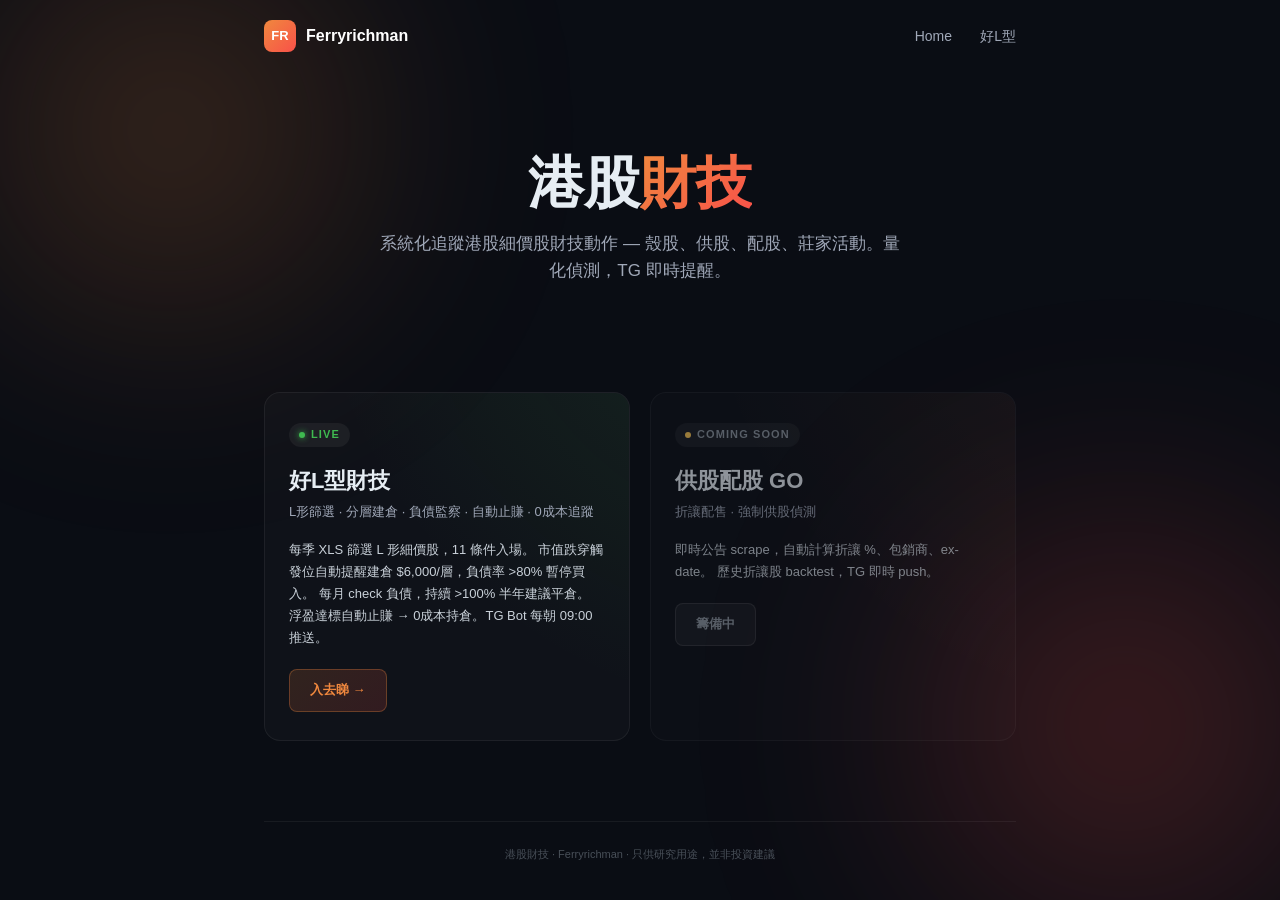
<file: caitech/index.html>
<!DOCTYPE html>
<html lang="zh-Hant">
<head>
<meta charset="UTF-8">
<meta name="viewport" content="width=device-width,initial-scale=1">
<title>港股財技 · Ferryrichman</title>
<style>
*{box-sizing:border-box;margin:0;padding:0}
html{scroll-behavior:smooth}
body{
  font-family:"Inter",-apple-system,BlinkMacSystemFont,"Segoe UI","PingFang TC","Microsoft JhengHei",sans-serif;
  background:#0a0d14;color:#e6edf3;font-size:15px;line-height:1.6;
  overflow-x:hidden;min-height:100vh;
}
a{color:#58a6ff;text-decoration:none;transition:color .15s}
a:hover{color:#79c0ff}

/* BG */
.bg{position:fixed;inset:0;z-index:-1;overflow:hidden;pointer-events:none}
.orb{position:absolute;border-radius:50%;filter:blur(120px);opacity:.35;animation:fl 20s ease-in-out infinite}
.o1{width:500px;height:500px;background:radial-gradient(circle,#f0883e 0%,transparent 70%);top:-120px;left:-80px}
.o2{width:550px;height:550px;background:radial-gradient(circle,#f85149 0%,transparent 70%);bottom:-100px;right:-120px;animation-delay:-7s}
@keyframes fl{0%,100%{transform:translate(0,0) scale(1)}50%{transform:translate(30px,-20px) scale(1.06)}}

.wrap{max-width:800px;margin:0 auto;padding:0 24px}

/* Header */
header{padding:20px 0;display:flex;align-items:center;justify-content:space-between}
.logo{display:flex;align-items:center;gap:10px;color:#fff}
.logo-mark{width:32px;height:32px;border-radius:8px;background:linear-gradient(135deg,#f0883e,#f85149);display:flex;align-items:center;justify-content:center;font-weight:800;font-size:13px}
.logo-text{font-weight:700;font-size:16px}
header nav a{color:#a0a8b8;font-size:14px;font-weight:500;margin-left:24px}
header nav a:hover{color:#fff}

/* Hero */
.hero{padding:80px 0 60px;text-align:center}
.hero h1{font-size:clamp(36px,6vw,56px);line-height:1.1;margin-bottom:16px;font-weight:800}
.hero h1 span{
  background:linear-gradient(135deg,#f0883e,#f85149);
  -webkit-background-clip:text;background-clip:text;-webkit-text-fill-color:transparent;
}
.hero p{font-size:17px;color:#a0a8b8;max-width:520px;margin:0 auto 48px}

/* Cards */
.cards{display:grid;gap:20px;grid-template-columns:repeat(auto-fit,minmax(280px,1fr));margin-bottom:80px}
.card{
  position:relative;padding:28px 24px;
  background:rgba(255,255,255,.025);border:1px solid rgba(255,255,255,.06);
  border-radius:16px;overflow:hidden;transition:transform .2s,border-color .2s;
}
.card:hover{transform:translateY(-4px);border-color:rgba(255,255,255,.15)}
.card .glow{
  position:absolute;top:-50%;left:-50%;width:200%;height:200%;
  background:radial-gradient(circle at top right,rgba(240,136,62,.12),transparent 50%);
  pointer-events:none;
}
.card.live .glow{background:radial-gradient(circle at top right,rgba(63,185,80,.15),transparent 50%)}
.card-status{
  display:inline-flex;align-items:center;gap:6px;
  font-size:11px;font-weight:700;letter-spacing:.1em;
  padding:3px 10px;background:rgba(255,255,255,.05);border-radius:999px;
  margin-bottom:16px;color:#8b949e;
}
.dot{width:6px;height:6px;border-radius:50%}
.dot-live{background:#3fb950;box-shadow:0 0 6px #3fb950;animation:pulse 2s infinite}
.dot-soon{background:#f8c555}
@keyframes pulse{0%,100%{opacity:1}50%{opacity:.4}}
.card.live .card-status{color:#3fb950}
.card.soon{opacity:.6}
.card h3{font-size:22px;margin-bottom:4px;position:relative;z-index:1}
.card .tag{color:#a0a8b8;font-size:13px;margin-bottom:16px;position:relative;z-index:1}
.card .desc{font-size:13px;color:#c9d1d9;line-height:1.7;margin-bottom:20px;position:relative;z-index:1}
.card .btn{
  display:inline-block;padding:10px 20px;border-radius:8px;font-size:13px;font-weight:600;
  background:rgba(255,255,255,.05);border:1px solid rgba(255,255,255,.1);color:#e6edf3;
  position:relative;z-index:1;transition:all .15s;
}
.card .btn:hover{background:rgba(255,255,255,.1);color:#fff}
.card.live .btn{
  background:linear-gradient(135deg,rgba(240,136,62,.15),rgba(248,81,73,.15));
  border-color:rgba(240,136,62,.3);color:#f0883e;
}
.card .btn.disabled{color:#8b949e;cursor:not-allowed;pointer-events:none}

/* Footer */
footer{
  text-align:center;padding:24px 0;font-size:11px;color:#484f58;
  border-top:1px solid rgba(255,255,255,.06);
}

@media(max-width:640px){
  .hero{padding:50px 0 40px}
  header nav a{margin-left:16px;font-size:12px}
}
</style>
</head>
<body>

<div class="bg"><div class="orb o1"></div><div class="orb o2"></div></div>

<div class="wrap">

<header>
  <a class="logo" href="../">
    <div class="logo-mark">FR</div>
    <span class="logo-text">Ferryrichman</span>
  </a>
  <nav>
    <a href="../">Home</a>
    <a href="holying/">好L型</a>
  </nav>
</header>

<section class="hero">
  <h1>港股<span>財技</span></h1>
  <p>系統化追蹤港股細價股財技動作 — 殼股、供股、配股、莊家活動。量化偵測，TG 即時提醒。</p>
</section>

<div class="cards">

  <div class="card live">
    <div class="glow"></div>
    <div class="card-status"><span class="dot dot-live"></span> LIVE</div>
    <h3>好L型財技</h3>
    <div class="tag">L形篩選 · 分層建倉 · 負債監察 · 自動止賺 · 0成本追蹤</div>
    <div class="desc">
      每季 XLS 篩選 L 形細價股，11 條件入場。
      市值跌穿觸發位自動提醒建倉 $6,000/層，負債率 &gt;80% 暫停買入。
      每月 check 負債，持續 &gt;100% 半年建議平倉。
      浮盈達標自動止賺 → 0成本持倉。TG Bot 每朝 09:00 推送。
    </div>
    <a href="holying/" class="btn">入去睇 →</a>
  </div>

  <div class="card soon">
    <div class="glow"></div>
    <div class="card-status"><span class="dot dot-soon"></span> COMING SOON</div>
    <h3>供股配股 GO</h3>
    <div class="tag">折讓配售 · 強制供股偵測</div>
    <div class="desc">
      即時公告 scrape，自動計算折讓 %、包銷商、ex-date。
      歷史折讓股 backtest，TG 即時 push。
    </div>
    <span class="btn disabled">籌備中</span>
  </div>

</div>

<footer>
  港股財技 · Ferryrichman · 只供研究用途，並非投資建議
</footer>

</div>
</body>
</html>
</file>
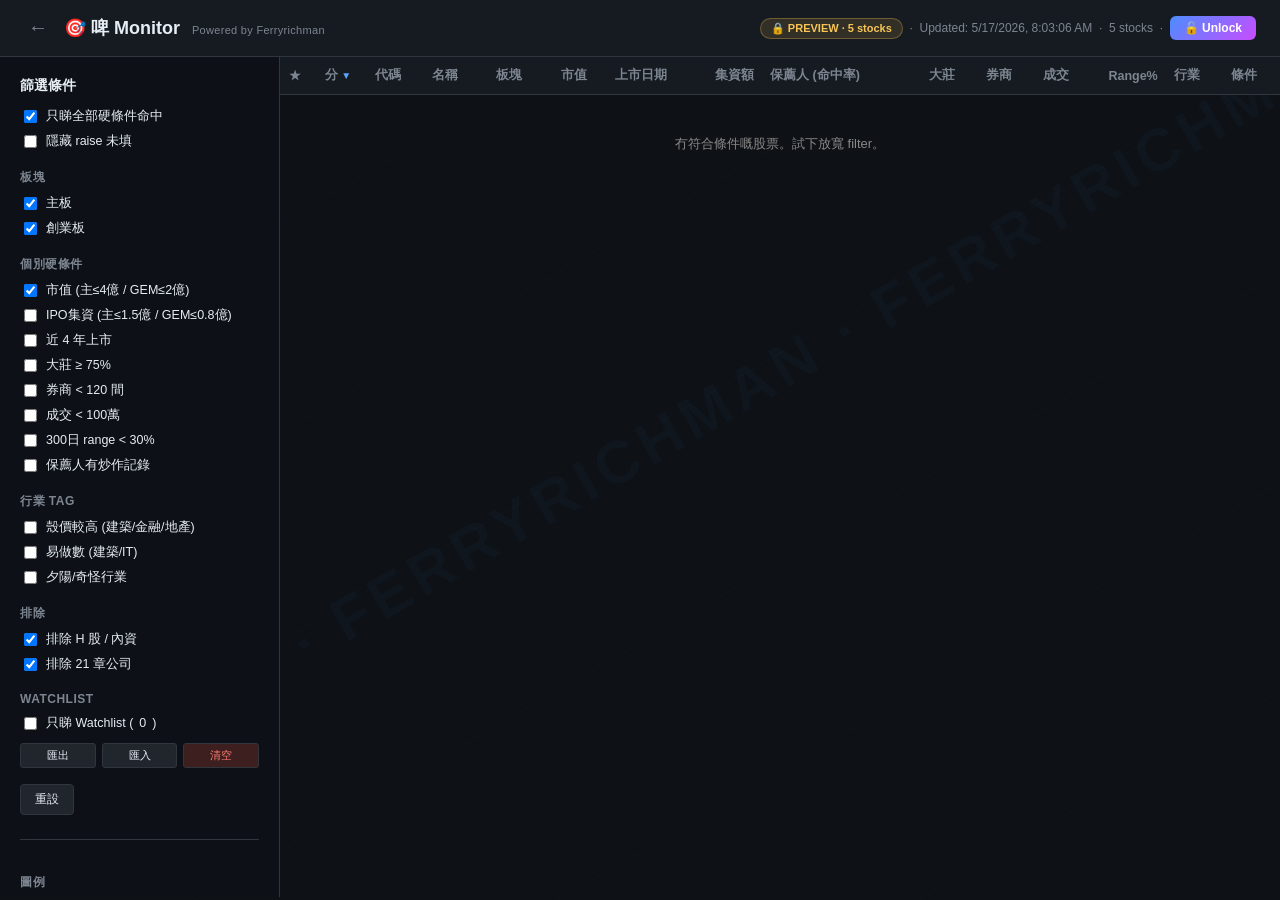
<file: frontend/index.html>
<!DOCTYPE html>
<html lang="zh-Hant">
<head>
<meta charset="UTF-8">
<meta name="viewport" content="width=device-width,initial-scale=1">
<title>啤 Monitor · Ferryrichman</title>
<link rel="stylesheet" href="style.css">
<script src="crypto.js" defer></script>
</head>
<body>
<header>
  <h1>
    <a href="../" class="back-link" title="返回 Ferryrichman">←</a>
    🎯 啤 Monitor <small class="powered-by">Powered by Ferryrichman</small>
  </h1>
  <div class="meta">
    <span id="lock_status" class="lock-status locked">🔒 PREVIEW · 5 stocks</span>
    &nbsp;·&nbsp;
    Updated: <span id="generated_at">—</span>
    &nbsp;·&nbsp;
    <span id="stock_count">0</span> stocks
    &nbsp;·&nbsp;
    <button id="unlock_btn" class="unlock-btn">🔓 Unlock</button>
  </div>
</header>

<!-- Unlock modal -->
<dialog id="unlock_modal" class="unlock-modal">
  <button id="unlock_close" class="close">×</button>
  <h2>🔓 Unlock 完整版</h2>
  <p>輸入 access passphrase 解鎖完整 1500+ 隻篩選結果 + CCASS 異動 alert。</p>
  <input type="password" id="passphrase_input" placeholder="輸入 passphrase" autocomplete="off" />
  <button id="passphrase_submit" class="btn-primary">解鎖</button>
  <div id="unlock_error" class="error" style="display:none">❌ Passphrase 錯誤,請再試。</div>
  <div class="unlock-hint">
    冇 passphrase? TG 聯絡 <strong>@Ferryrichman</strong> 注明「啤 Monitor 解鎖」。
    <br>
    <a href="../#unlock">睇詳細 →</a>
  </div>
</dialog>

<!-- 全頁水印 -->
<div class="watermark"></div>

<main>
  <aside id="filters">
    <h2>篩選條件</h2>
    <div class="filter-group">
      <label><input type="checkbox" id="f_hard_pass" checked> 只睇全部硬條件命中</label>
      <label><input type="checkbox" id="f_hide_unknown_raise"> 隱藏 raise 未填</label>
    </div>

    <h3>板塊</h3>
    <div class="filter-group">
      <label><input type="checkbox" class="board_filter" value="Main" checked> 主板</label>
      <label><input type="checkbox" class="board_filter" value="GEM" checked> 創業板</label>
    </div>

    <h3>個別硬條件</h3>
    <div class="filter-group">
      <label><input type="checkbox" class="check_filter" value="mcap" checked>市值 (主≤4億 / GEM≤2億)</label>
      <label><input type="checkbox" class="check_filter" value="raise"> IPO集資 (主≤1.5億 / GEM≤0.8億)</label>
      <label><input type="checkbox" class="check_filter" value="recent_ipo"> 近 4 年上市</label>
      <label><input type="checkbox" class="check_filter" value="concentration"> 大莊 ≥ 75%</label>
      <label><input type="checkbox" class="check_filter" value="brokers"> 券商 &lt; 120 間</label>
      <label><input type="checkbox" class="check_filter" value="turnover"> 成交 &lt; 100萬</label>
      <label><input type="checkbox" class="check_filter" value="sideways"> 300日 range &lt; 30%</label>
      <label><input type="checkbox" class="check_filter" value="sponsor"> 保薦人有炒作記錄</label>
    </div>

    <h3>行業 Tag</h3>
    <div class="filter-group">
      <label><input type="checkbox" class="tag_filter" value="shell_friendly"> 殼價較高 (建築/金融/地產)</label>
      <label><input type="checkbox" class="tag_filter" value="acct_friendly"> 易做數 (建築/IT)</label>
      <label><input type="checkbox" class="tag_filter" value="sunset"> 夕陽/奇怪行業</label>
    </div>

    <h3>排除</h3>
    <div class="filter-group">
      <label><input type="checkbox" id="exclude_hshare" checked> 排除 H 股 / 內資</label>
      <label><input type="checkbox" id="exclude_ch21" checked> 排除 21 章公司</label>
    </div>

    <h3>Watchlist</h3>
    <div class="filter-group">
      <label><input type="checkbox" id="watchlist_only"> 只睇 Watchlist (<span id="watchlist_count">0</span>)</label>
      <div style="display:flex;gap:6px;margin-top:4px">
        <button id="export_watchlist" style="flex:1;padding:4px 8px;background:#21262d;border:1px solid #30363d;color:#e6edf3;border-radius:3px;cursor:pointer;font-size:11px">匯出</button>
        <button id="import_watchlist" style="flex:1;padding:4px 8px;background:#21262d;border:1px solid #30363d;color:#e6edf3;border-radius:3px;cursor:pointer;font-size:11px">匯入</button>
        <button id="clear_watchlist" style="flex:1;padding:4px 8px;background:#3d1f1f;border:1px solid #30363d;color:#ff7b72;border-radius:3px;cursor:pointer;font-size:11px">清空</button>
      </div>
    </div>

    <button id="reset_btn">重設</button>
    <div class="legend">
      <h3>圖例</h3>
      <div>✅ pass · ❌ fail · ❓ data missing</div>
    </div>
  </aside>

  <section id="results">
    <table id="stock_table">
      <thead>
        <tr>
          <th data-sort="watchlist" style="width:30px">★</th>
          <th data-sort="score">分</th>
          <th data-sort="code">代碼</th>
          <th data-sort="name">名稱</th>
          <th data-sort="board">板塊</th>
          <th data-sort="market_cap_hkd">市值</th>
          <th data-sort="listing_date">上市日期</th>
          <th data-sort="raise_amount_hkd">集資額</th>
          <th data-sort="sponsor_hit_rate">保薦人 (命中率)</th>
          <th data-sort="top10_pct">大莊</th>
          <th data-sort="broker_count">券商</th>
          <th data-sort="avg_turnover">成交</th>
          <th data-sort="range_pct">Range%</th>
          <th data-sort="industry">行業</th>
          <th>條件</th>
        </tr>
      </thead>
      <tbody id="stock_tbody"></tbody>
    </table>
    <div id="empty_state" style="display:none;padding:40px;text-align:center;color:#888">
      冇符合條件嘅股票。試下放寬 filter。
    </div>
  </section>
</main>

<dialog id="detail_modal">
  <button id="close_detail">×</button>
  <div id="detail_content"></div>
</dialog>

<script src="app.js"></script>
</body>
</html>
</file>
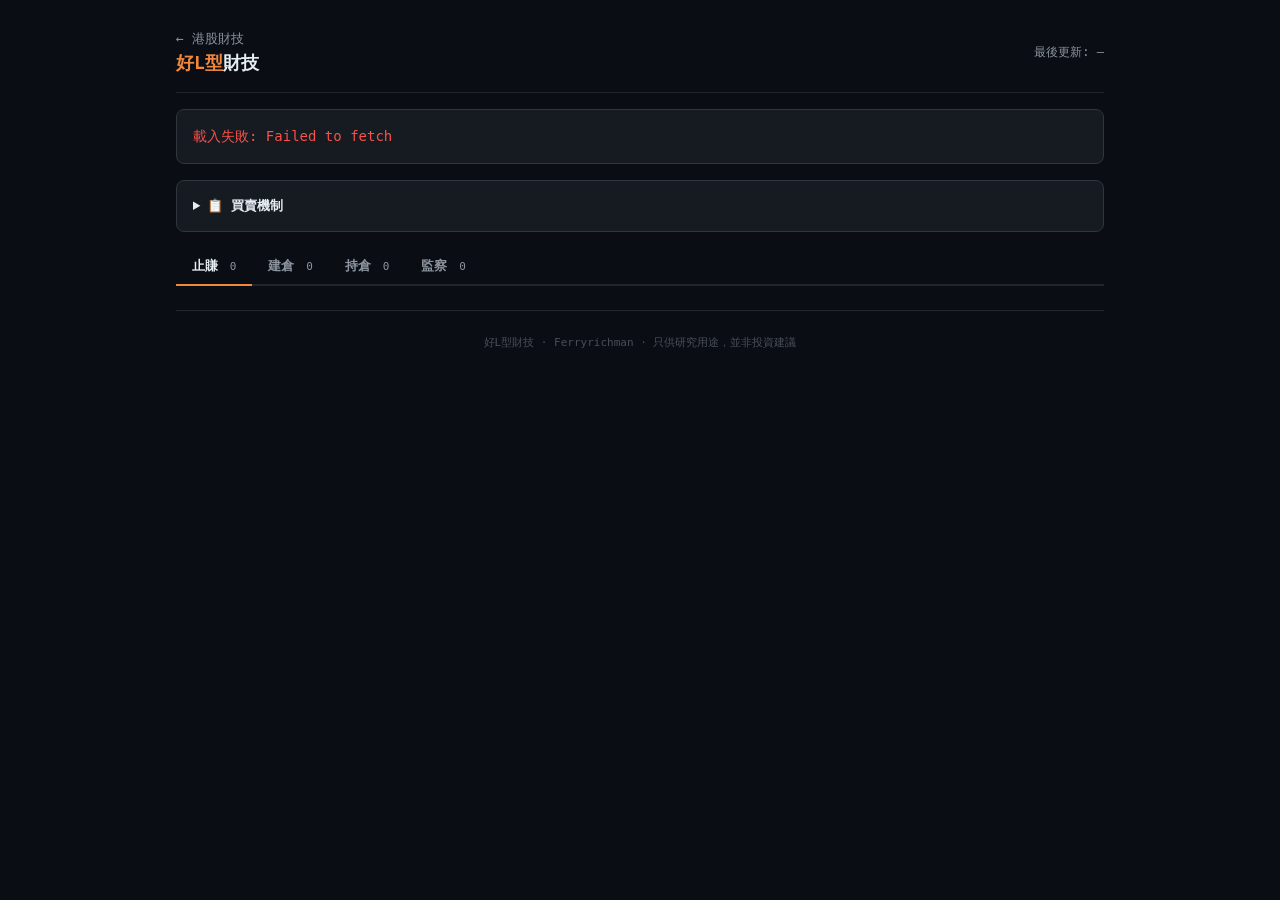
<file: holying/index.html>
<!DOCTYPE html>
<html lang="zh-Hant">
<head>
<meta charset="UTF-8">
<meta name="viewport" content="width=device-width,initial-scale=1">
<title>好L型財技 · Ferryrichman</title>
<style>
*{box-sizing:border-box;margin:0;padding:0}
html{scroll-behavior:smooth}
body{
  font-family:"SF Mono","Menlo","Monaco","Consolas","PingFang TC","Microsoft JhengHei",monospace;
  background:#0a0d14;color:#c9d1d9;font-size:14px;line-height:1.5;
  min-height:100vh;
}
a{color:#58a6ff;text-decoration:none}
a:hover{color:#79c0ff}

/* Layout */
.wrap{max-width:960px;margin:0 auto;padding:12px 16px 60px}
header{display:flex;align-items:center;justify-content:space-between;padding:16px 0;border-bottom:1px solid #21262d;margin-bottom:16px}
header h1{font-size:18px;font-weight:700;color:#e6edf3}
header h1 span{color:#f0883e}
header .meta{font-size:12px;color:#8b949e}
header .back{color:#8b949e;font-size:13px}

/* Summary card */
.summary{
  background:#161b22;border:1px solid #30363d;border-radius:8px;
  padding:16px;margin-bottom:16px;
}
.summary .row{display:flex;flex-wrap:wrap;gap:8px 24px}
.summary .item{display:flex;flex-direction:column}
.summary .label{font-size:11px;color:#8b949e;text-transform:uppercase;letter-spacing:0.5px}
.summary .val{font-size:18px;font-weight:700;color:#e6edf3}
.summary .val.green{color:#3fb950}
.summary .val.red{color:#f85149}
.summary .val.warn{color:#d29922}
.cash-bar{margin-top:10px;height:6px;background:#21262d;border-radius:3px;overflow:hidden}
.cash-fill{height:100%;border-radius:3px;transition:width 0.5s}

/* Rules box */
.rules{
  background:#161b22;border:1px solid #30363d;border-radius:8px;
  padding:14px 16px;margin-bottom:16px;font-size:12px;color:#8b949e;
  line-height:1.7;
}
.rules summary{cursor:pointer;color:#e6edf3;font-size:13px;font-weight:600}
.rules .tier-row{display:flex;gap:4px;margin:4px 0}
.rules .tier{background:#21262d;padding:2px 8px;border-radius:4px;font-size:11px;color:#c9d1d9}

/* Section headers */
.section-hdr{
  display:flex;align-items:center;gap:8px;
  padding:10px 0 6px;margin-top:8px;
  border-bottom:1px solid #21262d;
  font-size:14px;font-weight:700;color:#e6edf3;
}
.section-hdr .badge{
  font-size:11px;font-weight:600;padding:2px 8px;border-radius:10px;
}
.badge-sell{background:#f8514922;color:#f85149}
.badge-buy{background:#3fb95022;color:#3fb950}
.badge-hold{background:#8b949e22;color:#8b949e}

/* Stock card */
.stock{
  background:#161b22;border:1px solid #30363d;border-radius:6px;
  padding:12px 14px;margin:8px 0;
}
.stock-hdr{display:flex;align-items:baseline;gap:8px;flex-wrap:wrap}
.stock-code{font-weight:700;font-size:15px;color:#e6edf3}
.stock-name{font-size:12px;color:#8b949e}
.stock-price{font-size:13px;color:#c9d1d9}
.stock-chg-up{color:#3fb950}
.stock-chg-dn{color:#f85149}
.stock-mcap{font-size:11px;color:#8b949e;background:#21262d;padding:1px 6px;border-radius:3px}

.stock-pos{font-size:12px;color:#8b949e;margin-top:6px}
.stock-pos .val{color:#c9d1d9}

.signal{
  margin-top:8px;padding:8px 10px;border-radius:5px;font-size:12px;
}
.signal-buy{background:#23863614;border:1px solid #23863633;color:#3fb950}
.signal-sell{background:#f8514914;border:1px solid #f8514933;color:#f85149}
.signal-rebuy{background:#d2992214;border:1px solid #d2992233;color:#d29922}
.signal .cmd{
  display:inline-block;margin-top:4px;padding:2px 8px;
  background:#0d1117;border:1px solid #30363d;border-radius:3px;
  font-family:monospace;font-size:11px;color:#79c0ff;
  user-select:all;
}

/* Tabs */
.tabs{display:flex;gap:0;margin-bottom:0;border-bottom:2px solid #21262d}
.tab{
  padding:8px 16px;font-size:13px;font-weight:600;color:#8b949e;
  cursor:pointer;border-bottom:2px solid transparent;margin-bottom:-2px;
  transition:all 0.15s;
}
.tab:hover{color:#c9d1d9}
.tab.active{color:#e6edf3;border-bottom-color:#f0883e}
.tab .count{font-size:11px;font-weight:400;margin-left:4px;color:#8b949e}
.tab-panel{display:none}
.tab-panel.active{display:block}

/* Loading */
.loading{text-align:center;padding:40px;color:#8b949e;font-size:13px}
.loading .spin{display:inline-block;animation:spin 1s linear infinite}
@keyframes spin{to{transform:rotate(360deg)}}

/* Footer */
footer{text-align:center;padding:24px 0;font-size:11px;color:#484f58;border-top:1px solid #21262d;margin-top:24px}

/* Mobile */
@media(max-width:600px){
  .summary .val{font-size:15px}
  .summary .row{gap:6px 16px}
  .stock{padding:10px 12px}
}
</style>
</head>
<body>
<div class="wrap">

<header>
  <div>
    <a href="../" class="back">← 港股財技</a>
    <h1><span>好L型</span>財技</h1>
  </div>
  <div class="meta">
    <div>最後更新: <span id="lastUpdate">—</span></div>
  </div>
</header>

<div class="summary" id="summary">
  <div class="loading"><span class="spin">⟳</span> 載入中...</div>
</div>

<details class="rules">
  <summary>📋 買賣機制</summary>
  <p style="margin-top:8px"><strong>【買入】</strong>每朝09:00自動檢查市值</p>
  <p>主板觸發位 (百萬HKD):</p>
  <div class="tier-row">
    <span class="tier">2億</span><span class="tier">1.5億</span><span class="tier">1.2億</span>
    <span class="tier">1億</span><span class="tier">8千萬</span><span class="tier">6千萬</span>
  </div>
  <p>創業板 (0.4×):</p>
  <div class="tier-row">
    <span class="tier">8千萬</span><span class="tier">6千萬</span><span class="tier">5千萬</span>
    <span class="tier">4千萬</span><span class="tier">3千萬</span>
  </div>
  <p>每跌穿一層 → 買入$6,000 · 對照持倉(投入vs現值取大) → 差額補倉</p>
  <p style="margin-top:6px"><strong>【止賺/0成本】</strong></p>
  <p>浮盈≥100% + 市值≥4億 或 浮盈≥200% → 賣出回收成本 → 剩餘 = 0成本持倉</p>
  <p style="margin-top:6px"><strong>【清倉】</strong>全部賣晒 → 記錄已實現盈虧 · 歷史累計保留</p>
</details>

<div class="tabs">
  <div class="tab active" data-tab="sell">止賺 <span class="count" id="cntSell">0</span></div>
  <div class="tab" data-tab="buy">建倉 <span class="count" id="cntBuy">0</span></div>
  <div class="tab" data-tab="hold">持倉 <span class="count" id="cntHold">0</span></div>
  <div class="tab" data-tab="watch">監察 <span class="count" id="cntWatch">0</span></div>
</div>

<div class="tab-panel active" id="panel-sell"></div>
<div class="tab-panel" id="panel-buy"></div>
<div class="tab-panel" id="panel-hold"></div>
<div class="tab-panel" id="panel-watch"></div>

<footer>
  好L型財技 · Ferryrichman · 只供研究用途，並非投資建議
</footer>

</div>

<script>
const REPO = "Ferryrichman/investbot";
const STATE_PATH = "data/watchlist_state.json";
const MAIN_TIERS = [200,150,120,100,80,60];
const GEM_TIERS  = [80,60,50,40,30];
const TRANCHE    = 6000;
const PORTFOLIO  = 411500;
const MIN_CASH   = 0.35;

// Tabs
document.querySelectorAll('.tab').forEach(t => {
  t.addEventListener('click', () => {
    document.querySelectorAll('.tab').forEach(x => x.classList.remove('active'));
    document.querySelectorAll('.tab-panel').forEach(x => x.classList.remove('active'));
    t.classList.add('active');
    document.getElementById('panel-' + t.dataset.tab).classList.add('active');
  });
});

async function load() {
  try {
    const res = await fetch(`https://api.github.com/repos/${REPO}/contents/${STATE_PATH}?ref=main`);
    const data = await res.json();
    const raw = atob(data.content.replace(/\n/g, ''));
    const state = JSON.parse(decodeURIComponent(escape(raw)));
    render(state);
  } catch(e) {
    document.getElementById('summary').innerHTML = `<div style="color:#f85149">載入失敗: ${e.message}</div>`;
  }
}

function tiersTriggered(mcap, board) {
  const tiers = board === 'gem' ? GEM_TIERS : MAIN_TIERS;
  let c = 0;
  for (const t of tiers) { if (mcap <= t) c++; else break; }
  return c;
}

function fmtMcap(m) {
  if (m >= 100) return (m/100).toFixed(1) + '億';
  if (m >= 10) return m.toFixed(0) + 'M';
  return m.toFixed(1) + 'M';
}

function fmtMoney(n) { return '$' + Math.round(n).toLocaleString(); }
function fmtPct(n) { return (n >= 0 ? '+' : '') + n.toFixed(0) + '%'; }

function render(state) {
  const watched = Object.entries(state).filter(([,v]) => v.board);
  const holdings = [];
  const sellSignals = [];
  const buySignals = [];
  const watchOnly = [];

  let totalInv = 0, totalVal = 0, totalRealized = 0;
  let lastCheck = '';

  for (const [code, v] of watched) {
    const board = v.board || 'main';
    const mcap = v.last_mcap_m || 0;
    const price = v.last_price || 0;
    const tr = v.tranches || [];
    const zeroDone = v.zero_cost_achieved || false;
    const cleared = v.cleared || false;

    if (v.last_check && v.last_check > lastCheck) lastCheck = v.last_check;

    const actualInv = tr.filter(t => (t.hkd||0) > 0).reduce((s,t) => s + t.hkd, 0);
    const shares = tr.reduce((s,t) => s + (t.shares||0), 0);
    const val = shares * price;
    const position = Math.max(actualInv, val);
    const tiersNow = tiersTriggered(mcap, board);
    const expected = tiersNow * TRANCHE;
    const shortfall = (!zeroDone && expected > 0) ? Math.max(0, expected - position) :
                      (zeroDone && expected > 0) ? Math.max(0, expected - position) : 0;

    // Avg cost & gain
    const avgCost = shares > 0 ? actualInv / shares : 0;
    const gainPct = avgCost > 0 && price > 0 ? ((price - avgCost) / avgCost * 100) : 0;

    // Sell signals (simplified: gain >= 100% and mcap >= 400M, or gain >= 200%)
    const shellM = board === 'main' ? 150 : 60;
    let sellSignal = null;
    if (tr.length && !zeroDone && !cleared && avgCost > 0) {
      if ((gainPct >= 100 && mcap >= (board === 'main' ? 400 : 150)) || gainPct >= 200) {
        sellSignal = { type: 'zero_cost', gainPct };
      }
    }

    totalRealized += (v.realized_pnl || 0);
    if (!cleared && tr.length) {
      totalInv += actualInv;
      totalVal += val;
    }

    const item = { code, board, mcap, price, shares, actualInv, val, position, expected,
                   shortfall, avgCost, gainPct, zeroDone, cleared, sellSignal,
                   chg: v.last_check ? 0 : 0, name: '', realizedPnl: v.realized_pnl || 0,
                   zeroShares: v.zero_cost_shares || 0, lotSize: v.lot_size || 1 };

    if (sellSignal) sellSignals.push(item);
    if (shortfall > 0) buySignals.push(item);
    if (tr.length || cleared) holdings.push(item);
    else watchOnly.push(item);
  }

  // Summary
  const unrealized = totalVal - totalInv;
  const totalPnl = unrealized + totalRealized;
  const cashEst = PORTFOLIO - totalInv;
  const cashPct = cashEst / PORTFOLIO * 100;
  const cashOk = cashPct >= MIN_CASH * 100;

  document.getElementById('lastUpdate').textContent = lastCheck || '—';
  document.getElementById('summary').innerHTML = `
    <div class="row">
      <div class="item"><span class="label">持倉</span><span class="val">${holdings.length}隻</span></div>
      <div class="item"><span class="label">已投</span><span class="val">${fmtMoney(totalInv)}</span></div>
      <div class="item"><span class="label">現值</span><span class="val">${fmtMoney(totalVal)}</span></div>
      <div class="item"><span class="label">浮盈</span><span class="val ${unrealized>=0?'green':'red'}">${fmtMoney(unrealized)} (${fmtPct(totalInv>0?unrealized/totalInv*100:0)})</span></div>
      <div class="item"><span class="label">現金</span><span class="val ${cashOk?'green':'warn'}">${cashPct.toFixed(0)}% · ${fmtMoney(cashEst)}</span></div>
      <div class="item"><span class="label">監察</span><span class="val">${watched.length}隻</span></div>
    </div>
    <div class="cash-bar"><div class="cash-fill" style="width:${Math.min(100,cashPct)}%;background:${cashOk?'#3fb950':'#d29922'}"></div></div>
    ${totalRealized ? `<div style="margin-top:8px;font-size:12px;color:#8b949e">已實現 ${fmtMoney(totalRealized)} · 總盈虧 <span style="color:${totalPnl>=0?'#3fb950':'#f85149'}">${fmtMoney(totalPnl)}</span></div>` : ''}
  `;

  // Counts
  document.getElementById('cntSell').textContent = sellSignals.length;
  document.getElementById('cntBuy').textContent = buySignals.length;
  document.getElementById('cntHold').textContent = holdings.length;
  document.getElementById('cntWatch').textContent = watchOnly.length;

  // Render panels
  document.getElementById('panel-sell').innerHTML = sellSignals.length
    ? sellSignals.map(s => stockCard(s, 'sell')).join('')
    : '<div style="padding:24px;text-align:center;color:#8b949e">暫無止賺信號</div>';

  document.getElementById('panel-buy').innerHTML = buySignals.length
    ? buySignals.map(s => stockCard(s, 'buy')).join('')
    : '<div style="padding:24px;text-align:center;color:#8b949e">暫無建倉信號</div>';

  document.getElementById('panel-hold').innerHTML = holdings
    .sort((a,b) => b.val - a.val)
    .map(s => stockCard(s, 'hold')).join('');

  document.getElementById('panel-watch').innerHTML = watchOnly
    .sort((a,b) => a.mcap - b.mcap)
    .map(s => stockCard(s, 'watch')).join('');
}

function stockCard(s, mode) {
  const code4 = String(s.code).padStart(4, '0');
  const mcapStr = s.mcap ? fmtMcap(s.mcap) : '—';
  const boardTag = s.board === 'gem' ? ' <span style="color:#d29922;font-size:10px">GEM</span>' : '';

  let posHtml = '';
  if (s.zeroDone) {
    posHtml = `<div class="stock-pos">0成本 <span class="val">${s.zeroShares.toLocaleString()}股</span> · 值 <span class="val">${fmtMoney(s.zeroShares * s.price)}</span></div>`;
  } else if (s.cleared) {
    const sign = s.realizedPnl >= 0 ? '+' : '';
    posHtml = `<div class="stock-pos">已清倉 · 已實現 <span class="val" style="color:${s.realizedPnl>=0?'#3fb950':'#f85149'}">${sign}${fmtMoney(s.realizedPnl)}</span></div>`;
  } else if (s.shares > 0) {
    const gainColor = s.gainPct >= 0 ? '#3fb950' : '#f85149';
    posHtml = `<div class="stock-pos">
      持 <span class="val">${s.shares.toLocaleString()}股</span> ·
      投 <span class="val">${fmtMoney(s.actualInv)}</span> ·
      值 <span class="val">${fmtMoney(s.val)}</span>
      <span style="color:${gainColor}"> ${fmtPct(s.gainPct)}</span>
      ${s.expected > 0 ? `<br>應投 ${fmtMoney(s.expected)} · 倉位 ${fmtMoney(s.position)}` : ''}
    </div>`;
  }

  let signalHtml = '';
  if (mode === 'sell' && s.sellSignal) {
    signalHtml = `<div class="signal signal-sell">
      止賺信號 · 浮盈 ${fmtPct(s.gainPct)} · 賣出回收成本 → 0成本持倉
    </div>`;
  }
  if (mode === 'buy' && s.shortfall > 0) {
    const lotSize = s.lotSize || 1;
    const estShares = Math.floor(s.shortfall / s.price / lotSize) * lotSize;
    const estLots = Math.floor(estShares / lotSize);
    const label = s.zeroDone ? '再買入機會' : (s.shares > 0 ? '補倉' : '建倉');
    const cls = s.zeroDone ? 'signal-rebuy' : 'signal-buy';
    signalHtml = `<div class="signal ${cls}">
      ${label} · 差 ${fmtMoney(s.shortfall)} · ${estLots}手/${estShares.toLocaleString()}股
      <br><span class="cmd">/buy ${s.code} ${estShares} ${s.price}</span>
    </div>`;
  }

  return `<div class="stock">
    <div class="stock-hdr">
      <span class="stock-code">${code4}</span>${boardTag}
      <span class="stock-price">$${s.price.toFixed(3)}</span>
      <span class="stock-mcap">${mcapStr}</span>
    </div>
    ${posHtml}
    ${signalHtml}
  </div>`;
}

load();
</script>
</body>
</html>
</file>
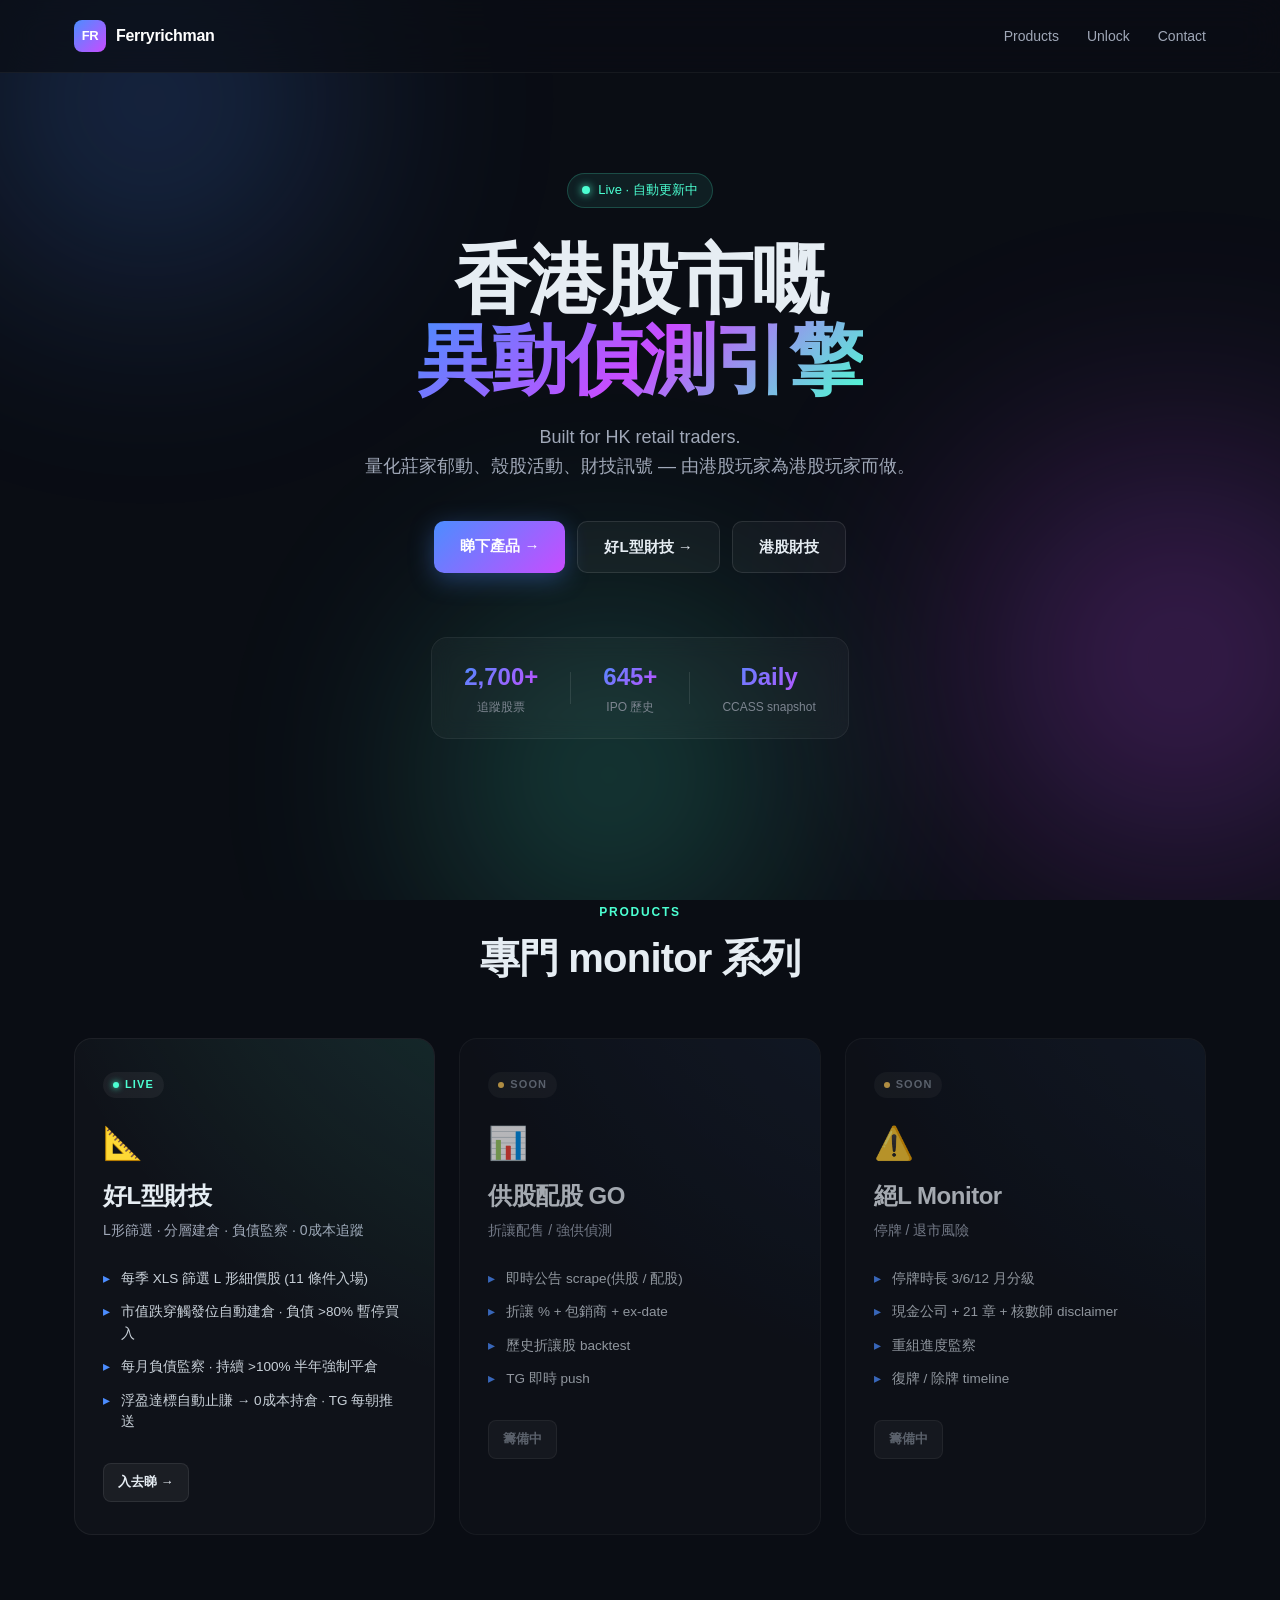
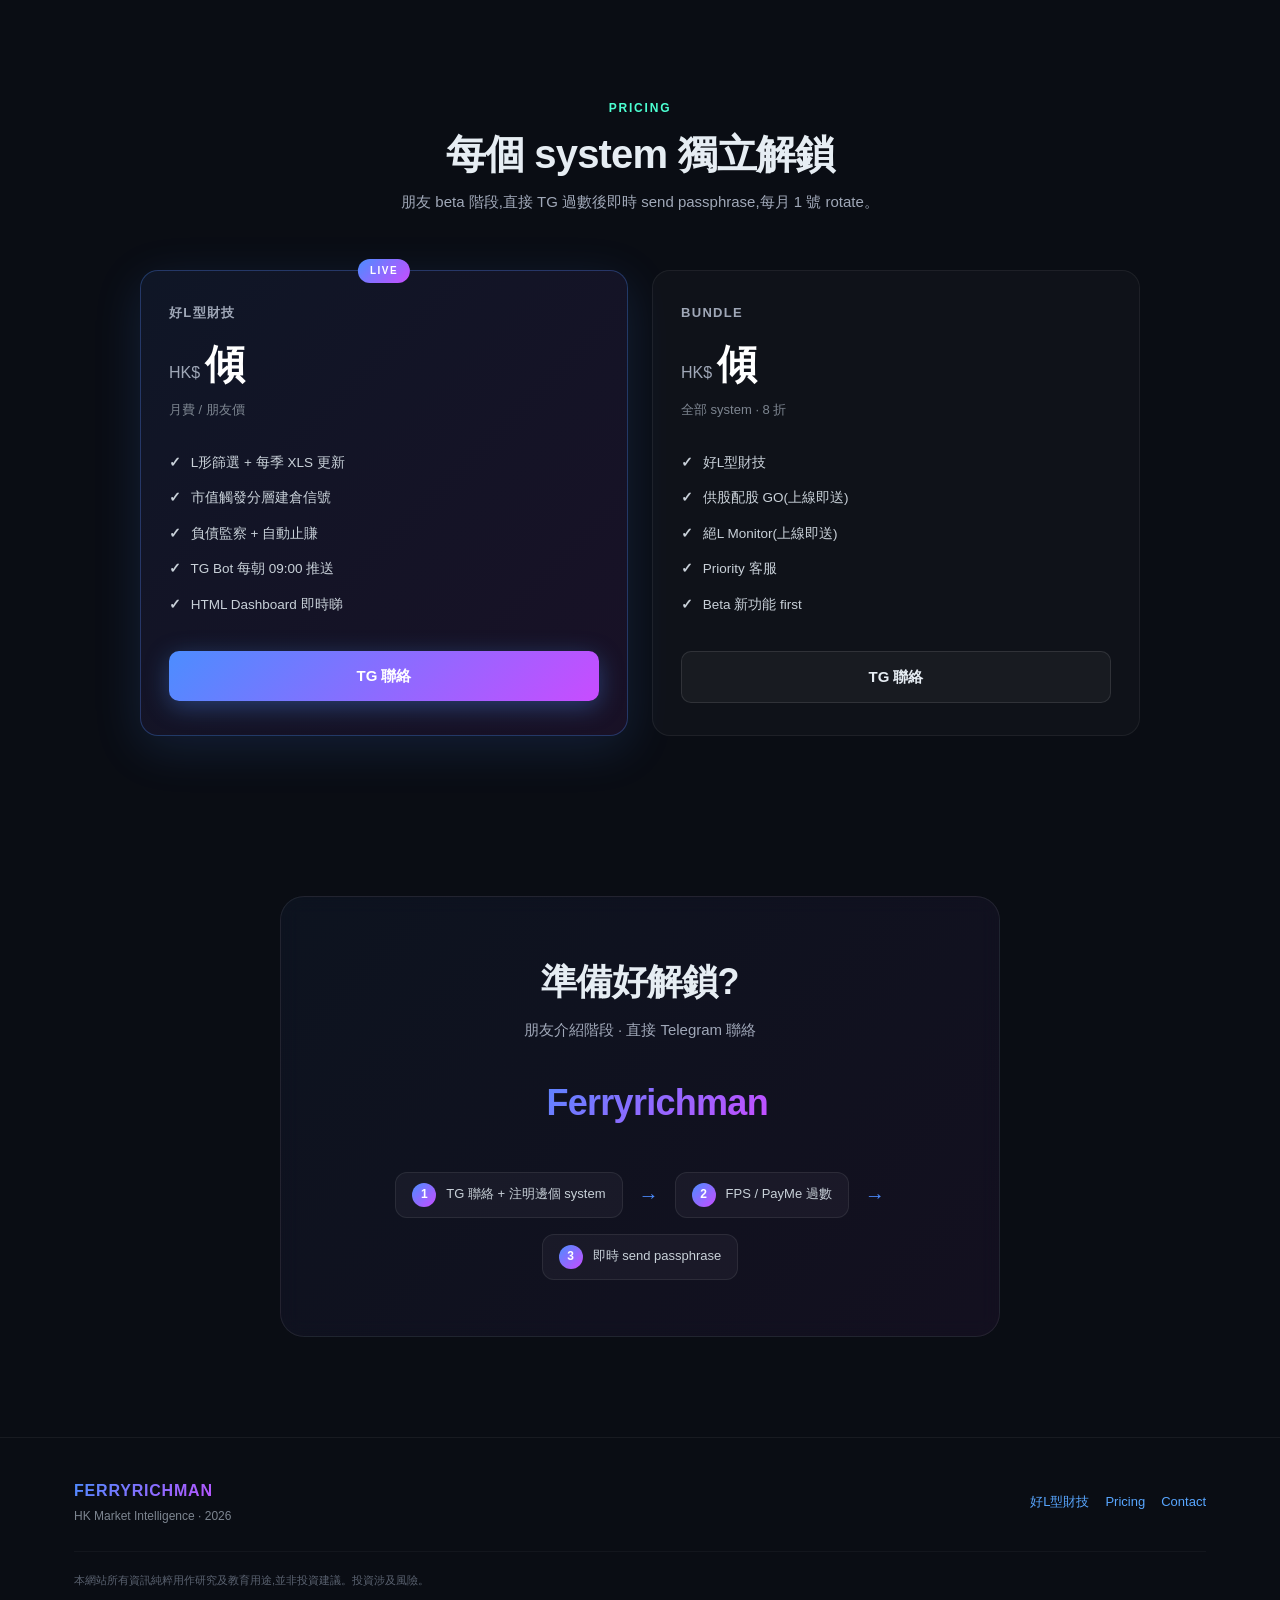
<file: landing/index.html>
<!DOCTYPE html>
<html lang="zh-Hant">
<head>
<meta charset="UTF-8">
<meta name="viewport" content="width=device-width,initial-scale=1">
<title>Ferryrichman · HK Market Intelligence</title>
<meta name="description" content="香港股市異動偵測系列 — 莊家郁動 / 殼股 / 供股配股 / 退市風險,系統化量化追蹤。">
<link rel="stylesheet" href="style.css">
</head>
<body>

<div class="bg-orbs">
  <div class="orb orb-1"></div>
  <div class="orb orb-2"></div>
  <div class="orb orb-3"></div>
</div>

<header class="site-header">
  <div class="container">
    <a class="logo" href="/">
      <div class="logo-mark">FR</div>
      <span class="logo-text">Ferryrichman</span>
    </a>
    <nav>
      <a href="#products">Products</a>
      <a href="#unlock">Unlock</a>
      <a href="#contact">Contact</a>
    </nav>
  </div>
</header>

<section class="hero">
  <div class="container">
    <div class="hero-badge">
      <span class="dot"></span> Live · 自動更新中
    </div>
    <h1>
      香港股市嘅<br>
      <span class="gradient-text">異動偵測引擎</span>
    </h1>
    <p class="lede">
      Built for HK retail traders.<br>
      量化莊家郁動、殼股活動、財技訊號 — 由港股玩家為港股玩家而做。
    </p>
    <div class="hero-cta">
      <a href="#products" class="btn primary">睇下產品 →</a>
      <a href="caitech/holying/" class="btn ghost">好L型財技 →</a>
      <a href="caitech/" class="btn ghost">港股財技</a>
    </div>
    <div class="hero-meta">
      <div class="meta-item">
        <div class="meta-num">2,700+</div>
        <div class="meta-lbl">追蹤股票</div>
      </div>
      <div class="meta-divider"></div>
      <div class="meta-item">
        <div class="meta-num">645+</div>
        <div class="meta-lbl">IPO 歷史</div>
      </div>
      <div class="meta-divider"></div>
      <div class="meta-item">
        <div class="meta-num">Daily</div>
        <div class="meta-lbl">CCASS snapshot</div>
      </div>
    </div>
  </div>
</section>

<section id="products" class="products">
  <div class="container">
    <div class="section-head">
      <div class="section-eyebrow">PRODUCTS</div>
      <h2>專門 monitor 系列</h2>
    </div>

    <div class="product-grid">

      <div class="product-card live">
        <div class="card-glow"></div>
        <div class="card-status"><span class="status-dot live"></span> LIVE</div>
        <div class="card-icon">📐</div>
        <h3>好L型財技</h3>
        <div class="card-tagline">L形篩選 · 分層建倉 · 負債監察 · 0成本追蹤</div>
        <ul class="feature-list">
          <li>每季 XLS 篩選 L 形細價股 (11 條件入場)</li>
          <li>市值跌穿觸發位自動建倉 · 負債 &gt;80% 暫停買入</li>
          <li>每月負債監察 · 持續 &gt;100% 半年強制平倉</li>
          <li>浮盈達標自動止賺 → 0成本持倉 · TG 每朝推送</li>
        </ul>
        <div class="card-bottom">
          <a href="caitech/holying/" class="btn-inline">入去睇 →</a>
        </div>
      </div>

      <div class="product-card soon">
        <div class="card-glow"></div>
        <div class="card-status"><span class="status-dot soon"></span> SOON</div>
        <div class="card-icon">📊</div>
        <h3>供股配股 GO</h3>
        <div class="card-tagline">折讓配售 / 強供偵測</div>
        <ul class="feature-list">
          <li>即時公告 scrape(供股 / 配股)</li>
          <li>折讓 % + 包銷商 + ex-date</li>
          <li>歷史折讓股 backtest</li>
          <li>TG 即時 push</li>
        </ul>
        <div class="card-bottom">
          <span class="btn-inline disabled">籌備中</span>
        </div>
      </div>

      <div class="product-card soon">
        <div class="card-glow"></div>
        <div class="card-status"><span class="status-dot soon"></span> SOON</div>
        <div class="card-icon">⚠️</div>
        <h3>絕L Monitor</h3>
        <div class="card-tagline">停牌 / 退市風險</div>
        <ul class="feature-list">
          <li>停牌時長 3/6/12 月分級</li>
          <li>現金公司 + 21 章 + 核數師 disclaimer</li>
          <li>重組進度監察</li>
          <li>復牌 / 除牌 timeline</li>
        </ul>
        <div class="card-bottom">
          <span class="btn-inline disabled">籌備中</span>
        </div>
      </div>

    </div>
  </div>
</section>

<section id="unlock" class="unlock">
  <div class="container">
    <div class="section-head">
      <div class="section-eyebrow">PRICING</div>
      <h2>每個 system 獨立解鎖</h2>
      <p class="section-sub">朋友 beta 階段,直接 TG 過數後即時 send passphrase,每月 1 號 rotate。</p>
    </div>

    <div class="tier-grid">

      <div class="tier-card featured">
        <div class="tier-badge">LIVE</div>
        <div class="tier-name">好L型財技</div>
        <div class="tier-price">HK$ <span class="big">傾</span></div>
        <div class="tier-sub">月費 / 朋友價</div>
        <ul class="tier-features">
          <li>✓ L形篩選 + 每季 XLS 更新</li>
          <li>✓ 市值觸發分層建倉信號</li>
          <li>✓ 負債監察 + 自動止賺</li>
          <li>✓ TG Bot 每朝 09:00 推送</li>
          <li>✓ HTML Dashboard 即時睇</li>
        </ul>
        <a href="#contact" class="btn full primary">TG 聯絡</a>
      </div>

      <div class="tier-card">
        <div class="tier-name">BUNDLE</div>
        <div class="tier-price">HK$ <span class="big">傾</span></div>
        <div class="tier-sub">全部 system · 8 折</div>
        <ul class="tier-features">
          <li>✓ 好L型財技</li>
          <li>✓ 供股配股 GO(上線即送)</li>
          <li>✓ 絕L Monitor(上線即送)</li>
          <li>✓ Priority 客服</li>
          <li>✓ Beta 新功能 first</li>
        </ul>
        <a href="#contact" class="btn full ghost">TG 聯絡</a>
      </div>

    </div>
  </div>
</section>

<section id="contact" class="contact">
  <div class="container">
    <div class="contact-card">
      <h2>準備好解鎖?</h2>
      <p class="contact-sub">朋友介紹階段 · 直接 Telegram 聯絡</p>
      <div class="contact-handle">
        <span class="at">@</span>Ferryrichman
      </div>
      <div class="contact-flow">
        <div class="flow-step"><div class="flow-num">1</div><div>TG 聯絡 + 注明邊個 system</div></div>
        <div class="flow-arrow">→</div>
        <div class="flow-step"><div class="flow-num">2</div><div>FPS / PayMe 過數</div></div>
        <div class="flow-arrow">→</div>
        <div class="flow-step"><div class="flow-num">3</div><div>即時 send passphrase</div></div>
      </div>
    </div>
  </div>
</section>

<footer class="site-footer">
  <div class="container">
    <div class="foot-grid">
      <div>
        <div class="foot-brand">FERRYRICHMAN</div>
        <div class="foot-tag">HK Market Intelligence · 2026</div>
      </div>
      <div class="foot-links">
        <a href="caitech/holying/">好L型財技</a>
        <a href="#unlock">Pricing</a>
        <a href="#contact">Contact</a>
      </div>
    </div>
    <div class="disclaimer">
      本網站所有資訊純粹用作研究及教育用途,並非投資建議。投資涉及風險。
    </div>
  </div>
</footer>

</body>
</html>
</file>
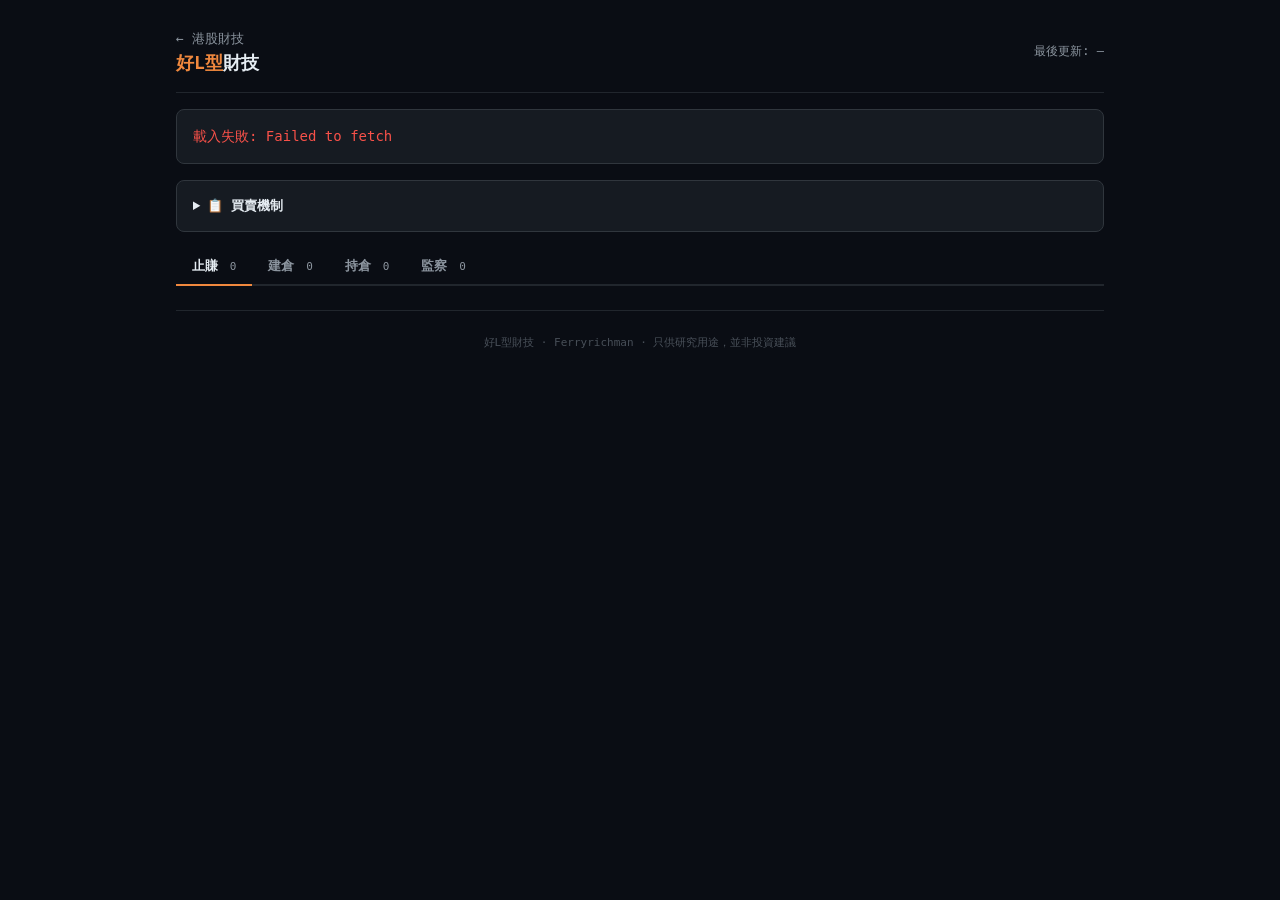
<file: caitech/holying/index.html>
<!DOCTYPE html>
<html lang="zh-Hant">
<head>
<meta charset="UTF-8">
<meta name="viewport" content="width=device-width,initial-scale=1">
<title>好L型財技 · Ferryrichman</title>
<style>
*{box-sizing:border-box;margin:0;padding:0}
html{scroll-behavior:smooth}
body{
  font-family:"SF Mono","Menlo","Monaco","Consolas","PingFang TC","Microsoft JhengHei",monospace;
  background:#0a0d14;color:#c9d1d9;font-size:14px;line-height:1.5;
  min-height:100vh;
}
a{color:#58a6ff;text-decoration:none}
a:hover{color:#79c0ff}

/* Layout */
.wrap{max-width:960px;margin:0 auto;padding:12px 16px 60px}
header{display:flex;align-items:center;justify-content:space-between;padding:16px 0;border-bottom:1px solid #21262d;margin-bottom:16px}
header h1{font-size:18px;font-weight:700;color:#e6edf3}
header h1 span{color:#f0883e}
header .meta{font-size:12px;color:#8b949e}
header .back{color:#8b949e;font-size:13px}

/* Summary card */
.summary{
  background:#161b22;border:1px solid #30363d;border-radius:8px;
  padding:16px;margin-bottom:16px;
}
.summary .row{display:flex;flex-wrap:wrap;gap:8px 24px}
.summary .item{display:flex;flex-direction:column}
.summary .label{font-size:11px;color:#8b949e;text-transform:uppercase;letter-spacing:0.5px}
.summary .val{font-size:18px;font-weight:700;color:#e6edf3}
.summary .val.green{color:#3fb950}
.summary .val.red{color:#f85149}
.summary .val.warn{color:#d29922}
.cash-bar{margin-top:10px;height:6px;background:#21262d;border-radius:3px;overflow:hidden}
.cash-fill{height:100%;border-radius:3px;transition:width 0.5s}

/* Rules box */
.rules{
  background:#161b22;border:1px solid #30363d;border-radius:8px;
  padding:14px 16px;margin-bottom:16px;font-size:12px;color:#8b949e;
  line-height:1.7;
}
.rules summary{cursor:pointer;color:#e6edf3;font-size:13px;font-weight:600}
.rules .tier-row{display:flex;gap:4px;margin:4px 0}
.rules .tier{background:#21262d;padding:2px 8px;border-radius:4px;font-size:11px;color:#c9d1d9}

/* Section headers */
.section-hdr{
  display:flex;align-items:center;gap:8px;
  padding:10px 0 6px;margin-top:8px;
  border-bottom:1px solid #21262d;
  font-size:14px;font-weight:700;color:#e6edf3;
}
.section-hdr .badge{
  font-size:11px;font-weight:600;padding:2px 8px;border-radius:10px;
}
.badge-sell{background:#f8514922;color:#f85149}
.badge-buy{background:#3fb95022;color:#3fb950}
.badge-hold{background:#8b949e22;color:#8b949e}

/* Stock card */
.stock{
  background:#161b22;border:1px solid #30363d;border-radius:6px;
  padding:12px 14px;margin:8px 0;
}
.stock-hdr{display:flex;align-items:baseline;gap:8px;flex-wrap:wrap}
.stock-code{font-weight:700;font-size:15px;color:#e6edf3}
.stock-name{font-size:12px;color:#8b949e}
.stock-price{font-size:13px;color:#c9d1d9}
.stock-chg-up{color:#3fb950}
.stock-chg-dn{color:#f85149}
.stock-mcap{font-size:11px;color:#8b949e;background:#21262d;padding:1px 6px;border-radius:3px}

.stock-pos{font-size:12px;color:#8b949e;margin-top:6px}
.stock-pos .val{color:#c9d1d9}

.signal{
  margin-top:8px;padding:8px 10px;border-radius:5px;font-size:12px;
}
.signal-buy{background:#23863614;border:1px solid #23863633;color:#3fb950}
.signal-sell{background:#f8514914;border:1px solid #f8514933;color:#f85149}
.signal-rebuy{background:#d2992214;border:1px solid #d2992233;color:#d29922}
.signal-debt-warn{background:#d2992214;border:1px solid #d2992244;color:#d29922}
.signal-debt-danger{background:#f8514914;border:1px solid #f8514944;color:#f85149}
.signal .cmd{
  display:inline-block;margin-top:4px;padding:2px 8px;
  background:#0d1117;border:1px solid #30363d;border-radius:3px;
  font-family:monospace;font-size:11px;color:#79c0ff;
  user-select:all;
}

/* Tabs */
.tabs{display:flex;gap:0;margin-bottom:0;border-bottom:2px solid #21262d}
.tab{
  padding:8px 16px;font-size:13px;font-weight:600;color:#8b949e;
  cursor:pointer;border-bottom:2px solid transparent;margin-bottom:-2px;
  transition:all 0.15s;
}
.tab:hover{color:#c9d1d9}
.tab.active{color:#e6edf3;border-bottom-color:#f0883e}
.tab .count{font-size:11px;font-weight:400;margin-left:4px;color:#8b949e}
.tab-panel{display:none}
.tab-panel.active{display:block}

/* Loading */
.loading{text-align:center;padding:40px;color:#8b949e;font-size:13px}
.loading .spin{display:inline-block;animation:spin 1s linear infinite}
@keyframes spin{to{transform:rotate(360deg)}}

/* Footer */
footer{text-align:center;padding:24px 0;font-size:11px;color:#484f58;border-top:1px solid #21262d;margin-top:24px}

/* Mobile */
@media(max-width:600px){
  .summary .val{font-size:15px}
  .summary .row{gap:6px 16px}
  .stock{padding:10px 12px}
}
</style>
</head>
<body>
<div class="wrap">

<header>
  <div>
    <a href="../" class="back">← 港股財技</a>
    <h1><span>好L型</span>財技</h1>
  </div>
  <div class="meta">
    <div>最後更新: <span id="lastUpdate">—</span><span id="sigGen"></span></div>
    <div id="sigStale" style="font-size:11px;color:#8b949e;margin-top:2px"></div>
  </div>
</header>

<div class="summary" id="summary">
  <div class="loading"><span class="spin">⟳</span> 載入中...</div>
</div>

<details class="rules">
  <summary>📋 買賣機制</summary>
  <p style="margin-top:8px"><strong>【選股條件 — L形篩選】</strong></p>
  <div class="tier-row">
    <span class="tier">上市≤5年</span><span class="tier">CCASS頭5+非流通≥90%</span><span class="tier">非內資股</span>
  </div>
  <div class="tier-row">
    <span class="tier">主板市值&lt;4億</span><span class="tier">GEM市值&lt;1.5億</span><span class="tier">負債比率≤70%</span>
  </div>
  <div class="tier-row">
    <span class="tier">IPO集資 主板≤1.5億</span><span class="tier">IPO集資 GEM≤8000萬</span>
  </div>
  <div class="tier-row">
    <span class="tier">IPO後跌&gt;30%</span><span class="tier">橫行≥1個月</span><span class="tier">日均成交≤100萬</span>
  </div>
  <p style="color:#8b949e;margin-top:4px;font-size:11px">每季 XLS 入場篩選 → 符合條件自動加入監察</p>
  <p style="margin-top:6px"><strong>【買入】</strong>每朝09:00自動檢查市值</p>
  <p>主板觸發位 (百萬HKD):</p>
  <div class="tier-row">
    <span class="tier">2億</span><span class="tier">1.5億</span><span class="tier">1.2億</span>
    <span class="tier">1億</span><span class="tier">8千萬</span><span class="tier">6千萬</span>
  </div>
  <p>創業板 (0.4×):</p>
  <div class="tier-row">
    <span class="tier">8千萬</span><span class="tier">6千萬</span><span class="tier">5千萬</span>
    <span class="tier">4千萬</span><span class="tier">3千萬</span>
  </div>
  <p>每跌穿一層 → 買入$6,000 · 對照持倉(投入vs現值取大) → 差額補倉</p>
  <p style="margin-top:6px"><strong>【止賺/0成本】</strong></p>
  <p>浮盈≥100% + 市值≥8億(GEM 3億) 或 浮盈≥500% → 賣出回收成本 → 剩餘 = 0成本持倉</p>
  <p style="margin-top:6px"><strong>【負債監察】</strong>每月 check 負債比率</p>
  <div class="tier-row">
    <span class="tier" style="color:#d29922">&gt;60% ⚠️ 警告</span>
    <span class="tier" style="color:#f85149">&gt;80% 🔴 強警告</span>
    <span class="tier" style="color:#f85149">&gt;100% 🔴 負資產標誌 · 每90日覆核</span>
  </div>
  <p style="font-size:11px;color:#8b949e">好轉 = 負債率回落至&lt;70%。負債只作狀況顯示，唔會 block 買入信號 — 自己判斷</p>
  <p style="margin-top:6px"><strong>【清倉】</strong>全部賣晒 → 記錄已實現盈虧 · 歷史累計保留</p>
</details>

<div class="tabs">
  <div class="tab active" data-tab="sell">止賺 <span class="count" id="cntSell">0</span></div>
  <div class="tab" data-tab="buy">建倉 <span class="count" id="cntBuy">0</span></div>
  <div class="tab" data-tab="hold">持倉 <span class="count" id="cntHold">0</span></div>
  <div class="tab" data-tab="watch">監察 <span class="count" id="cntWatch">0</span></div>
</div>

<div class="tab-panel active" id="panel-sell"></div>
<div class="tab-panel" id="panel-buy"></div>
<div class="tab-panel" id="panel-hold"></div>
<div class="tab-panel" id="panel-watch"></div>

<footer>
  好L型財技 · Ferryrichman · 只供研究用途，並非投資建議
</footer>

</div>

<script>
const REPO = "Ferryrichman/investbot";
const STATE_PATH = "data/watchlist_state.json";
const MAIN_TIERS = [200,150,120,100,80,60];
const GEM_TIERS  = [80,60,50,40,30];
let TRANCHE      = 6000;  // 動態 = TOTAL / 100, 由 state._meta.tranche_size override
const MIN_BUY    = 1000;  // 最低買入信號 $1,000，細過唔出
const PORTFOLIO  = 338676;  // 初始入金 (cash + invested). 入金/抽資需更新
const MIN_CASH   = 0.20;

// Tabs
document.querySelectorAll('.tab').forEach(t => {
  t.addEventListener('click', () => {
    document.querySelectorAll('.tab').forEach(x => x.classList.remove('active'));
    document.querySelectorAll('.tab-panel').forEach(x => x.classList.remove('active'));
    t.classList.add('active');
    document.getElementById('panel-' + t.dataset.tab).classList.add('active');
  });
});

async function load() {
  try {
    const res = await fetch(`https://api.github.com/repos/${REPO}/contents/${STATE_PATH}?ref=main`);
    const data = await res.json();
    const raw = atob(data.content.replace(/\n/g, ''));
    const state = JSON.parse(decodeURIComponent(escape(raw)));
    render(state);
  } catch(e) {
    document.getElementById('summary').innerHTML = `<div style="color:#f85149">載入失敗: ${e.message}</div>`;
  }
}

function tiersTriggered(mcap, board) {
  const tiers = board === 'gem' ? GEM_TIERS : MAIN_TIERS;
  let c = 0;
  for (const t of tiers) { if (mcap <= t) c++; else break; }
  return c;
}

function fmtMcap(m) {
  if (m >= 100) return (m/100).toFixed(1) + '億';
  if (m >= 10) return m.toFixed(0) + 'M';
  return m.toFixed(1) + 'M';
}

function fmtMoney(n) { return '$' + Math.round(n).toLocaleString(); }
function fmtPct(n) { return (n >= 0 ? '+' : '') + n.toFixed(0) + '%'; }

function render(state) {
  // Override TRANCHE from _meta if present (dynamic from monitor.py)
  if (state._meta && state._meta.tranche_size) {
    TRANCHE = state._meta.tranche_size;
  }
  // _meta.signals = monitor.py 每次 alert 寫入嘅完整信號 snapshot (單一邏輯來源)
  // 有佢就直接 render, 冇 (舊 state) 先 fallback 去本地 JS 計算
  const SIG = (state._meta && state._meta.signals) || null;
  const watched = Object.entries(state).filter(([,v]) => v.board);
  const holdings = [];
  const sellSignals = [];
  const buySignals = [];
  const watchOnly = [];

  let totalInv = 0, totalVal = 0, totalRealized = 0;
  let lastCheck = '';
  let newestTranche = '';  // 最新一筆買賣時間 — SIG staleness check 用

  for (const [code, v] of watched) {
    const board = v.board || 'main';
    const mcap = v.last_mcap_m || 0;
    const price = v.last_price || 0;
    const tr = v.tranches || [];
    const zeroDone = v.zero_cost_achieved || false;
    const cleared = v.cleared || false;
    const isMj = v.strategy === 'mj';  // 📘 半新股倉：冇 tier 買入, 唔套用 L型應投/倉位

    if (v.last_check && v.last_check > lastCheck) lastCheck = v.last_check;
    for (const t of tr) { const d = t.date || ''; if (d > newestTranche) newestTranche = d; }

    // netInv = 淨投入 (買入-賣出收回), grossInv = 總買入 (shortfall 用)
    const netInv = tr.reduce((s,t) => s + (t.hkd||0), 0);
    const grossInv = tr.filter(t => (t.hkd||0) > 0).reduce((s,t) => s + t.hkd, 0);
    const shares = tr.reduce((s,t) => s + (t.shares||0), 0);
    const val = shares * price;
    const tiersNow = tiersTriggered(mcap, board);
    const zeroDate = v.zero_cost_date || "";
    let expected, position, shortfall;
    if (zeroDone) {
      // 0成本股：用 zero_cost_tier 做 floor (必須跌穿 0成本嗰時嘅 tier 先重新建倉)
      const zeroTier = v.zero_cost_tier != null ? v.zero_cost_tier : tiersNow;
      const effectiveTiers = Math.max(0, tiersNow - zeroTier);
      expected = effectiveTiers * TRANCHE;
      // 計算0成本之後嘅新買入
      const postZeroInv = tr
        .filter(t => (t.hkd||0) > 0 && zeroDate && (t.date||"").slice(0,10) > zeroDate)
        .reduce((s,t) => s + t.hkd, 0);
      position = postZeroInv;
      shortfall = expected > 0 ? Math.max(0, expected - position) : 0;
    } else {
      expected = tiersNow * TRANCHE;
      position = Math.max(grossInv, val);
      shortfall = expected > 0 ? Math.max(0, expected - position) : 0;
    }
    // 📘 MJ倉冇 tier 買入邏輯 — 清零 L型應投/倉位/差額, 避免誘導手動補注
    if (isMj) { expected = 0; position = 0; shortfall = 0; }

    // Avg cost & gain — 同 TG Bot 一致，用淨投入
    const avgCost = shares > 0 ? netInv / shares : 0;
    const gainPct = avgCost > 0 && price > 0 ? ((price - avgCost) / avgCost * 100) : 0;

    // Post-zero 新買入嘅 avg cost / gain (用於 rebuy 止賺)
    let pzAvg = 0, pzGain = 0, pzShares = 0, pzInv = 0;
    if (zeroDone) {
      const pzTr = tr.filter(t => (t.hkd||0) > 0 && zeroDate && (t.date||"").slice(0,10) > zeroDate);
      pzInv = pzTr.reduce((s,t) => s + t.hkd, 0);
      pzShares = pzTr.reduce((s,t) => s + (t.shares||0), 0);
      pzAvg = pzShares > 0 ? pzInv / pzShares : 0;
      pzGain = pzAvg > 0 && price > 0 ? ((price - pzAvg) / pzAvg * 100) : 0;
    }

    // Sell signals (gain >= 100% and mcap >= 400M, or gain >= 200%)
    const shellM = board === 'main' ? 150 : 60;
    let sellSignal = null;
    if (tr.length && !zeroDone && !cleared && avgCost > 0) {
      if ((gainPct >= 100 && mcap >= (board === 'main' ? 800 : 300)) || gainPct >= 500) {
        sellSignal = { type: 'zero_cost', gainPct };
      }
    }
    // Post-zero rebuy 止賺：新買部分達 100% (大市) 或 200% (純浮盈)
    if (zeroDone && pzAvg > 0 && netInv > 0) {
      if ((pzGain >= 100 && mcap >= (board === 'main' ? 800 : 300)) || pzGain >= 500) {
        sellSignal = { type: 'post_zero_rebuy', gainPct: pzGain };
      }
    }

    totalRealized += (v.realized_pnl || 0);
    if (!cleared && tr.length) {
      totalInv += netInv;
      totalVal += val;
    }

    const debtRatio = v.debt_ratio || null;
    const debtOver100Since = v.debt_over100_since || null;
    const item = { code, board, mcap, price, shares, netInv, grossInv, val, position, expected,
                   shortfall, avgCost, gainPct, zeroDone, cleared, sellSignal, debtRatio, debtOver100Since,
                   chg: v.last_check ? 0 : 0, name: '', realizedPnl: v.realized_pnl || 0,
                   zeroShares: v.zero_cost_shares || 0, lotSize: v.lot_size || 1, isMj,
                   sigOn: !!SIG, sig: (SIG && SIG.stocks) ? SIG.stocks[code] : null };

    if (SIG) {
      // 信號成員資格直接跟 monitor.py — 冇 parity 落差
      const secs = (item.sig && item.sig.sections) || [];
      if (secs.includes('sell')) sellSignals.push(item);
      if (secs.includes('buy')) buySignals.push(item);
    } else {
      // Legacy fallback (state 未有 signals snapshot)
      if (sellSignal) sellSignals.push(item);
      // 負債唔再 block 買入 (2026-08 用戶決定: 只顯示狀況)
      // 📘 MJ倉唔套用 tier 補倉信號 (isMj 已令 shortfall=0, 呢度明確排除)
      if (!isMj && shortfall >= MIN_BUY) buySignals.push(item);
    }
    if (tr.length || cleared) holdings.push(item);
    else watchOnly.push(item);
  }

  // Summary — 優先用 monitor.py 計好嘅 portfolio 數 (單一邏輯來源)
  let unrealized = totalVal - totalInv;
  let cashEst = PORTFOLIO - totalInv + totalRealized;
  let cashPct = cashEst / PORTFOLIO * 100;
  if (SIG && SIG.portfolio) {
    const P = SIG.portfolio;
    totalInv = P.total_inv;
    totalVal = P.total_val;
    unrealized = P.total_gain;
    cashEst = P.cash_est;
    cashPct = P.cash_pct;
  }
  const totalPnl = unrealized + totalRealized;
  const cashOk = cashPct >= MIN_CASH * 100;

  document.getElementById('lastUpdate').textContent = lastCheck || '—';

  // ── SIG staleness check — 讀 SIG.generated_at, 對比 tranche 時間 / 最新 last_check ──
  const sigGenEl = document.getElementById('sigGen');
  const sigStaleEl = document.getElementById('sigStale');
  if (SIG && SIG.generated_at) {
    const gen = SIG.generated_at;
    sigGenEl.textContent = ' · 信號 ' + gen;
    // 若有買賣新過信號生成時間, 或信號舊過最新價格檢查 → 信號可能過時
    const stale = (lastCheck && gen < lastCheck) || (newestTranche && newestTranche > gen);
    sigStaleEl.textContent = stale ? '⚠ 信號可能過時, 等下次 alert 更新' : '';
  } else {
    sigGenEl.textContent = '';
    sigStaleEl.textContent = '';
  }
  document.getElementById('summary').innerHTML = `
    <div class="row">
      <div class="item"><span class="label">持倉</span><span class="val">${holdings.length}隻</span></div>
      <div class="item"><span class="label">已投</span><span class="val">${fmtMoney(totalInv)}</span></div>
      <div class="item"><span class="label">現值</span><span class="val">${fmtMoney(totalVal)}</span></div>
      <div class="item"><span class="label">浮盈</span><span class="val ${unrealized>=0?'green':'red'}">${fmtMoney(unrealized)} (${fmtPct(totalInv>0?unrealized/totalInv*100:0)})</span></div>
      <div class="item"><span class="label">現金</span><span class="val ${cashOk?'green':'warn'}">${cashPct.toFixed(0)}% · ${fmtMoney(cashEst)}</span></div>
      <div class="item"><span class="label">監察</span><span class="val">${watched.length}隻</span></div>
    </div>
    <div class="cash-bar"><div class="cash-fill" style="width:${Math.min(100,cashPct)}%;background:${cashOk?'#3fb950':'#d29922'}"></div></div>
    ${totalRealized ? `<div style="margin-top:8px;font-size:12px;color:#8b949e">已實現 ${fmtMoney(totalRealized)} · 總盈虧 <span style="color:${totalPnl>=0?'#3fb950':'#f85149'}">${fmtMoney(totalPnl)}</span></div>` : ''}
  `;

  // Counts
  document.getElementById('cntSell').textContent = sellSignals.length;
  document.getElementById('cntBuy').textContent = buySignals.length;
  document.getElementById('cntHold').textContent = holdings.length;
  document.getElementById('cntWatch').textContent = watchOnly.length;

  // Render panels
  document.getElementById('panel-sell').innerHTML = sellSignals.length
    ? sellSignals.map(s => stockCard(s, 'sell')).join('')
    : '<div style="padding:24px;text-align:center;color:#8b949e">暫無止賺信號</div>';

  document.getElementById('panel-buy').innerHTML = buySignals.length
    ? buySignals.map(s => stockCard(s, 'buy')).join('')
    : '<div style="padding:24px;text-align:center;color:#8b949e">暫無建倉信號</div>';

  document.getElementById('panel-hold').innerHTML = holdings
    .sort((a,b) => b.val - a.val)
    .map(s => stockCard(s, 'hold')).join('');

  document.getElementById('panel-watch').innerHTML = watchOnly
    .sort((a,b) => a.mcap - b.mcap)
    .map(s => stockCard(s, 'watch')).join('');
}

function stockCard(s, mode) {
  const code4 = String(s.code).padStart(4, '0');
  const mcapStr = s.mcap ? fmtMcap(s.mcap) : '—';
  const boardTag = s.board === 'gem' ? ' <span style="color:#d29922;font-size:10px">GEM</span>' : '';
  const mjBadge = s.isMj ? ' <span style="color:#58a6ff;font-size:11px" title="半新股倉">📘</span>' : '';
  const mjHtml = s.isMj ? `<div class="stock-pos" style="color:#58a6ff">📘 半新股 · 止賺: 主板5億/GEM2億 + 回報100%</div>` : '';

  let posHtml = '';
  if (s.zeroDone) {
    const rebuyShares = Math.max(0, s.shares - s.zeroShares);
    posHtml = `<div class="stock-pos">0成本 <span class="val">${s.zeroShares.toLocaleString()}股</span> · 值 <span class="val">${fmtMoney(s.zeroShares * s.price)}</span>${
      rebuyShares > 0 ? `<br>新買 <span class="val">${rebuyShares.toLocaleString()}股</span> · 值 <span class="val">${fmtMoney(rebuyShares * s.price)}</span>` : ''
    }</div>`;
  } else if (s.cleared) {
    const sign = s.realizedPnl >= 0 ? '+' : '';
    posHtml = `<div class="stock-pos">已清倉 · 已實現 <span class="val" style="color:${s.realizedPnl>=0?'#3fb950':'#f85149'}">${sign}${fmtMoney(s.realizedPnl)}</span></div>`;
  } else if (s.shares > 0) {
    const gainColor = s.gainPct >= 0 ? '#3fb950' : '#f85149';
    posHtml = `<div class="stock-pos">
      持 <span class="val">${s.shares.toLocaleString()}股</span> ·
      @$${s.avgCost > 0 ? s.avgCost.toFixed(3) : '0.000'} ·
      值 <span class="val">${fmtMoney(s.val)}</span>
      <span style="color:${gainColor}"> ${fmtPct(s.gainPct)}</span>
      ${s.expected > 0 ? `<br>應投 ${fmtMoney(s.expected)} · 倉位 ${fmtMoney(s.position)}` : ''}
    </div>`;
  }

  let signalHtml = '';
  if (s.sigOn) {
    // ── monitor.py signals snapshot 驅動 (單一邏輯來源) ──
    const g = s.sig || {};
    if (mode === 'sell' && g.sells && g.sells.length) {
      signalHtml = g.sells.map(x => `<div class="signal signal-sell">
        ${x.label ? x.label + ' · ' : ''}賣${x.lots}手(${x.shares.toLocaleString()}股) 收${fmtMoney(x.recv)} 剩${(x.remain || 0).toLocaleString()}股
        <br><span class="cmd">${x.cmd}</span>
      </div>`).join('');
    }
    if (mode === 'buy' && g.buy) {
      const label = s.zeroDone ? '重新建倉' : (s.shares > 0 ? '補倉' : '建倉');
      const cls = s.zeroDone ? 'signal-rebuy' : 'signal-buy';
      signalHtml = `<div class="signal ${cls}">
        ${label} · ${fmtMoney(g.buy.hkd)} · ${g.buy.lots}手/${g.buy.shares.toLocaleString()}股
        <br><span class="cmd">${g.buy.cmd}</span>
      </div>`;
    }
    // 派貨/異動警示 inline (所有 tab 都顯示)
    if (g.alerts && g.alerts.length) {
      signalHtml += g.alerts.map(a => `<div class="signal signal-debt-warn">! ${a}</div>`).join('');
    }
  } else {
    // ── Legacy fallback ──
    if (mode === 'sell' && s.sellSignal) {
      signalHtml = `<div class="signal signal-sell">
        止賺信號 · 浮盈 ${fmtPct(s.gainPct)} · 賣出回收成本 → 0成本持倉
      </div>`;
    }
    if (mode === 'buy' && s.shortfall >= MIN_BUY) {
      const lotSize = s.lotSize || 1;
      const estShares = Math.floor(s.shortfall / s.price / lotSize) * lotSize;
      const estLots = Math.floor(estShares / lotSize);
      const label = s.zeroDone ? '重新建倉' : (s.shares > 0 ? '補倉' : '建倉');
      const cls = s.zeroDone ? 'signal-rebuy' : 'signal-buy';
      signalHtml = `<div class="signal ${cls}">
        ${label} · 差 ${fmtMoney(s.shortfall)} · ${estLots}手/${estShares.toLocaleString()}股
        <br><span class="cmd">/buy ${s.code} ${estShares} ${s.price}</span>
      </div>`;
    }
  }

  // Debt ratio warning
  let debtHtml = '';
  if (s.sigOn) {
    // monitor.py debt_warning 文字直接用 (單一邏輯來源)
    const dt = s.sig && s.sig.debt_text;
    if (dt) {
      const cls = dt.includes('🔴') ? 'signal-debt-danger' : 'signal-debt-warn';
      debtHtml = `<div class="signal ${cls}">${dt}</div>`;
    }
  } else if (s.debtRatio != null) {
    let daysStr = '';
    let days = 0;  // hoisted — 舊版 const 喺 if block 內, block 外讀取會 ReferenceError
    if (s.debtOver100Since) {
      const parts = s.debtOver100Since.split('-');
      // 新格式 YYYY-MM-DD, 舊格式 YYYY-MM (由月頭計)
      const start = new Date(+parts[0], +parts[1]-1, parts.length >= 3 ? +parts[2] : 1);
      days = Math.floor((new Date() - start) / 86400000);
      daysStr = `（已標誌${days}日）`;
    }
    const hasPos = s.shares > 0;
    if (s.debtRatio >= 900) {
      debtHtml = hasPos
        ? `<div class="signal signal-debt-danger">🔴 資不抵債 (股東權益為負)</div>`
        : `<div class="signal signal-debt-danger">🔴 資不抵債 (股東權益為負)</div>`;
    } else if (s.debtRatio > 125) {
      debtHtml = hasPos
        ? `<div class="signal signal-debt-danger">🔴 負債率${s.debtRatio.toFixed(0)}% 極高${daysStr}</div>`
        : `<div class="signal signal-debt-danger">🔴 負資產! 負債率${s.debtRatio.toFixed(0)}%</div>`;
    } else if (s.debtRatio > 100) {
      if (hasPos) {
        const review = (days >= 90 && (days % 90) <= 7) ? '<br>🔍 90日覆核到期 — 請查最新流動負債比率' : '';
        debtHtml = `<div class="signal signal-debt-danger">🔴 負資產! 負債率${s.debtRatio.toFixed(0)}%${daysStr}${review}</div>`;
      } else {
        debtHtml = `<div class="signal signal-debt-danger">🔴 負資產! 負債率${s.debtRatio.toFixed(0)}%</div>`;
      }
    } else if (s.debtRatio > 80) {
      debtHtml = `<div class="signal signal-debt-danger">🔴 強警告! 負債率${s.debtRatio.toFixed(0)}%${daysStr}</div>`;
    } else if (s.debtRatio > 60) {
      debtHtml = `<div class="signal signal-debt-warn">⚠️ 負債警告 負債率${s.debtRatio.toFixed(0)}%</div>`;
    }
  }

  return `<div class="stock">
    <div class="stock-hdr">
      <span class="stock-code">${code4}</span>${boardTag}${mjBadge}
      <span class="stock-price">$${s.price.toFixed(3)}</span>
      <span class="stock-mcap">${mcapStr}</span>
    </div>
    ${posHtml}
    ${mjHtml}
    ${debtHtml}
    ${signalHtml}
  </div>`;
}

load();
</script>
</body>
</html>
</file>
<file: frontend/style.css>
* { box-sizing: border-box; }
body {
  font-family: -apple-system, BlinkMacSystemFont, "Segoe UI", "PingFang TC", "Microsoft JhengHei", sans-serif;
  margin: 0;
  background: #0e1116;
  color: #e6edf3;
  font-size: 13px;
}
header {
  padding: 16px 24px;
  border-bottom: 1px solid #30363d;
  display: flex;
  justify-content: space-between;
  align-items: center;
  background: #161b22;
}
header h1 { margin: 0; font-size: 18px; font-weight: 600; display: flex; align-items: baseline; gap: 12px; }
.back-link { color: #7d8590; text-decoration: none; font-size: 20px; padding: 0 4px; }
.back-link:hover { color: #58a6ff; }
.lock-status {
  display: inline-block;
  padding: 3px 10px;
  border-radius: 999px;
  font-size: 11px;
  font-weight: 600;
}
.lock-status.locked { background: rgba(248, 197, 85, 0.12); color: #f8c555; border: 1px solid rgba(248, 197, 85, 0.3); }
.lock-status.unlocked { background: rgba(63, 185, 80, 0.12); color: #3fb950; border: 1px solid rgba(63, 185, 80, 0.3); }
.unlock-btn {
  background: linear-gradient(135deg, #4c8dff, #c84cff);
  color: #fff;
  border: none;
  padding: 5px 14px;
  border-radius: 6px;
  font-size: 12px;
  font-weight: 600;
  cursor: pointer;
}
.unlock-btn:hover { opacity: 0.9; }

/* Unlock modal */
.unlock-modal {
  width: 440px; max-width: 90vw;
  background: #161b22;
  color: #e6edf3;
  border: 1px solid rgba(255, 255, 255, 0.1);
  border-radius: 16px;
  padding: 36px 32px;
  position: relative;
}
.unlock-modal::backdrop { background: rgba(0, 0, 0, 0.7); backdrop-filter: blur(4px); }
.unlock-modal .close {
  position: absolute; top: 12px; right: 16px;
  background: none; border: none; color: #7d8590;
  font-size: 22px; cursor: pointer; padding: 4px 8px;
}
.unlock-modal .close:hover { color: #fff; }
.unlock-modal h2 { margin: 0 0 8px; font-size: 22px; }
.unlock-modal p { color: #a0a8b8; font-size: 13px; margin-bottom: 20px; }
.unlock-modal input {
  width: 100%; padding: 12px 14px;
  background: #0d1117;
  border: 1px solid #30363d;
  border-radius: 8px;
  color: #e6edf3; font-size: 14px;
  margin-bottom: 12px;
  font-family: ui-monospace, monospace;
}
.unlock-modal input:focus { outline: none; border-color: #58a6ff; }
.btn-primary {
  width: 100%; padding: 12px;
  background: linear-gradient(135deg, #4c8dff, #c84cff);
  color: #fff; border: none; border-radius: 8px;
  font-size: 14px; font-weight: 600;
  cursor: pointer; transition: transform 0.15s;
}
.btn-primary:hover:not(:disabled) { transform: translateY(-1px); }
.btn-primary:disabled { opacity: 0.6; cursor: wait; }
.unlock-modal .error {
  background: rgba(248, 81, 73, 0.1);
  border: 1px solid rgba(248, 81, 73, 0.3);
  color: #ff7b72;
  padding: 8px 12px;
  border-radius: 6px;
  font-size: 12px;
  margin-top: 12px;
}
.unlock-modal .unlock-hint {
  margin-top: 20px;
  padding-top: 16px;
  border-top: 1px solid rgba(255, 255, 255, 0.05);
  font-size: 12px;
  color: #7d8590;
  line-height: 1.6;
}
header h1 .powered-by {
  font-size: 11px;
  font-weight: 400;
  color: #7d8590;
  letter-spacing: 0.3px;
}
header .meta { color: #7d8590; font-size: 12px; }

/* 全頁斜向重複水印 - 唔阻擋互動 */
.watermark {
  position: fixed;
  top: 0; left: 0; right: 0; bottom: 0;
  pointer-events: none;
  z-index: 0;
  overflow: hidden;
  background-image: repeating-linear-gradient(
    -30deg,
    transparent,
    transparent 180px,
    rgba(88, 166, 255, 0.025) 180px,
    rgba(88, 166, 255, 0.025) 181px
  );
}
.watermark::before {
  content: "FERRYRICHMAN  ·  FERRYRICHMAN  ·  FERRYRICHMAN  ·  FERRYRICHMAN  ·  FERRYRICHMAN  ·  FERRYRICHMAN  ·  FERRYRICHMAN  ·  FERRYRICHMAN  ·  FERRYRICHMAN  ·  FERRYRICHMAN";
  position: absolute;
  top: 50%; left: 50%;
  transform: translate(-50%, -50%) rotate(-30deg);
  font-size: 60px;
  font-weight: 700;
  color: rgba(88, 166, 255, 0.035);
  white-space: nowrap;
  line-height: 1.6;
  font-family: "Arial Black", sans-serif;
  letter-spacing: 6px;
  width: 250%;
  text-align: center;
}
/* 確保所有 content 喺水印之上 */
header, main, dialog { position: relative; z-index: 1; }

main {
  display: flex;
  height: calc(100vh - 60px);
}
aside#filters {
  width: 280px;
  padding: 20px;
  border-right: 1px solid #30363d;
  overflow-y: auto;
  background: #0d1117;
}
aside h2 { margin: 0 0 12px; font-size: 14px; font-weight: 600; }
aside h3 { margin: 18px 0 8px; font-size: 12px; color: #7d8590; text-transform: uppercase; letter-spacing: 0.5px; }
.filter-group { display: flex; flex-direction: column; gap: 6px; }
.filter-group label {
  display: flex; align-items: center; gap: 6px;
  font-size: 12.5px; cursor: pointer; line-height: 1.3;
}
.filter-group input[type="checkbox"] { cursor: pointer; }

#reset_btn {
  margin-top: 16px;
  padding: 6px 14px;
  background: #21262d;
  border: 1px solid #30363d;
  color: #e6edf3;
  border-radius: 4px;
  cursor: pointer;
  font-size: 12px;
}
#reset_btn:hover { background: #30363d; }
.legend { margin-top: 24px; padding-top: 16px; border-top: 1px solid #30363d; font-size: 11px; color: #7d8590; }

section#results {
  flex: 1;
  overflow: auto;
  padding: 0;
}
table {
  width: 100%;
  border-collapse: collapse;
  font-size: 12.5px;
}
thead {
  background: #161b22;
  position: sticky;
  top: 0;
  z-index: 1;
}
th {
  text-align: left;
  padding: 10px 8px;
  font-weight: 600;
  color: #7d8590;
  border-bottom: 1px solid #30363d;
  white-space: nowrap;
}
th[data-sort] { cursor: pointer; user-select: none; }
th[data-sort]:hover { color: #e6edf3; }
th.sorted-asc::after { content: " ▲"; font-size: 10px; color: #58a6ff; }
th.sorted-desc::after { content: " ▼"; font-size: 10px; color: #58a6ff; }

.star {
  cursor: pointer;
  font-size: 16px;
  user-select: none;
  color: #484f58;
  transition: color 0.15s;
}
.star:hover { color: #f8c555; }
.star.active { color: #f8c555; }
tbody tr {
  border-bottom: 1px solid #21262d;
  cursor: pointer;
  transition: background 0.1s;
}
tbody tr:hover { background: #161b22; }
td {
  padding: 8px;
  vertical-align: middle;
  white-space: nowrap;
}
/* Default header alignment matches body */
th { text-align: left; }
th.num, th[data-sort="market_cap_hkd"], th[data-sort="raise_amount_hkd"],
th[data-sort="top10_pct"], th[data-sort="broker_count"], th[data-sort="avg_turnover"],
th[data-sort="range_pct"] { text-align: right; }
th.center, th[data-sort="watchlist"], th[data-sort="score"], th[data-sort="board"],
th[data-sort="listing_date"] { text-align: center; }

td.num { text-align: right; font-variant-numeric: tabular-nums; }
td.center { text-align: center; }
td.code { font-weight: 600; color: #58a6ff; text-align: center; font-variant-numeric: tabular-nums; }
td.name { max-width: 220px; overflow: hidden; text-overflow: ellipsis; text-align: left; }
td.board { text-align: center; font-size: 11px; }
td.date  { text-align: center; font-variant-numeric: tabular-nums; color: #c9d1d9; }
td.score {
  font-weight: 600;
  text-align: center;
  width: 50px;
  font-variant-numeric: tabular-nums;
}
td.star-cell { text-align: center; width: 30px; padding: 6px 4px; }
.score-high { color: #3fb950; }
.score-mid { color: #d29922; }
.score-low { color: #7d8590; }
.checks { display: flex; gap: 2px; font-size: 11px; }
.check { display: inline-block; width: 16px; text-align: center; cursor: help; }
.check.pass { color: #3fb950; }
.check.fail { color: #f85149; opacity: 0.7; }
.check.unknown { color: #7d8590; }

.tag {
  display: inline-block;
  padding: 1px 6px;
  border-radius: 3px;
  font-size: 10.5px;
  margin-right: 3px;
}
.tag.shell_friendly { background: #1f2d3d; color: #79c0ff; }
.tag.acct_friendly { background: #2d1f3d; color: #d2a8ff; }
.tag.sunset { background: #3d2d1f; color: #ffa657; }

/* Anomaly badges */
.anomaly-badge {
  display: inline-block;
  padding: 1px 5px;
  margin-left: 4px;
  border-radius: 3px;
  font-size: 10px;
  font-weight: 600;
}
.anomaly-badge.accumulation { background: #1f3d2d; color: #56d364; }
.anomaly-badge.distribution { background: #3d1f1f; color: #ff7b72; }
.anomaly-badge.new_broker   { background: #3d2d1f; color: #f8c555; }

/* Sparkline */
.sparkline-block {
  margin-top: 12px;
  padding: 12px;
  background: #0d1117;
  border: 1px solid #30363d;
  border-radius: 6px;
}
.sparkline-block h4 { margin: 0 0 8px; font-size: 12px; color: #7d8590; text-transform: uppercase; letter-spacing: 0.5px; }
.sparkline-svg { display: block; width: 100%; height: 90px; }
.delta-positive { color: #3fb950; font-weight: 600; }
.delta-negative { color: #f85149; font-weight: 600; }
.delta-neutral { color: #7d8590; }
.broker-changes { font-size: 11px; margin-top: 8px; }
.broker-changes table { width: 100%; }
.broker-changes td { padding: 2px 6px; }

dialog#detail_modal {
  width: 700px;
  max-width: 90vw;
  max-height: 80vh;
  overflow: auto;
  background: #161b22;
  color: #e6edf3;
  border: 1px solid #30363d;
  border-radius: 8px;
  padding: 24px;
}
dialog::backdrop { background: rgba(0,0,0,0.6); }
#close_detail {
  position: absolute; top: 8px; right: 12px;
  background: none; border: none; color: #7d8590;
  font-size: 24px; cursor: pointer;
}
#close_detail:hover { color: #fff; }

#detail_content h2 { margin: 0 0 8px; }
#detail_content .row {
  display: flex; padding: 6px 0;
  border-bottom: 1px solid #21262d;
}
#detail_content .row .lbl {
  width: 140px; color: #7d8590;
}
#detail_content .row .val { flex: 1; }
</file>
<file: landing/style.css>
/* Reset + base */
* { box-sizing: border-box; margin: 0; padding: 0; }
html { scroll-behavior: smooth; }
body {
  font-family: "Inter", -apple-system, BlinkMacSystemFont, "Segoe UI", "PingFang TC", "Microsoft JhengHei", sans-serif;
  background: #0a0d14;
  color: #e6edf3;
  font-size: 15px;
  line-height: 1.6;
  overflow-x: hidden;
  position: relative;
}
.container { max-width: 1180px; margin: 0 auto; padding: 0 24px; }
a { color: #58a6ff; text-decoration: none; transition: color 0.15s; }
a:hover { color: #79c0ff; }
h1, h2, h3 { font-weight: 700; letter-spacing: -0.02em; }
ul { list-style: none; }

/* Animated background orbs */
.bg-orbs {
  position: fixed; inset: 0; z-index: -1; overflow: hidden;
  pointer-events: none;
}
.orb {
  position: absolute;
  border-radius: 50%;
  filter: blur(120px);
  opacity: 0.4;
  animation: float 18s ease-in-out infinite;
}
.orb-1 {
  width: 500px; height: 500px;
  background: radial-gradient(circle, #4c8dff 0%, transparent 70%);
  top: -150px; left: -100px;
}
.orb-2 {
  width: 600px; height: 600px;
  background: radial-gradient(circle, #c84cff 0%, transparent 70%);
  top: 40%; right: -200px;
  animation-delay: -6s;
}
.orb-3 {
  width: 450px; height: 450px;
  background: radial-gradient(circle, #4cffd2 0%, transparent 70%);
  bottom: -100px; left: 30%;
  animation-delay: -12s;
}
@keyframes float {
  0%, 100% { transform: translate(0, 0) scale(1); }
  33% { transform: translate(40px, -30px) scale(1.08); }
  66% { transform: translate(-30px, 40px) scale(0.95); }
}

/* Site header */
.site-header {
  padding: 20px 0;
  position: sticky;
  top: 0;
  z-index: 50;
  background: rgba(10, 13, 20, 0.7);
  backdrop-filter: blur(20px);
  border-bottom: 1px solid rgba(255, 255, 255, 0.05);
}
.site-header .container {
  display: flex; align-items: center; justify-content: space-between;
}
.logo {
  display: flex; align-items: center; gap: 10px;
  color: #fff;
}
.logo-mark {
  width: 32px; height: 32px;
  border-radius: 8px;
  background: linear-gradient(135deg, #4c8dff, #c84cff);
  display: flex; align-items: center; justify-content: center;
  font-weight: 800; font-size: 13px;
  letter-spacing: -0.5px;
}
.logo-text { font-weight: 700; letter-spacing: -0.02em; font-size: 16px; }
.site-header nav { display: flex; gap: 28px; }
.site-header nav a {
  color: #a0a8b8; font-size: 14px; font-weight: 500;
}
.site-header nav a:hover { color: #fff; }

/* Hero */
.hero {
  padding: 100px 0 80px;
  text-align: center;
}
.hero-badge {
  display: inline-flex; align-items: center; gap: 8px;
  padding: 6px 14px;
  background: rgba(76, 255, 210, 0.08);
  border: 1px solid rgba(76, 255, 210, 0.2);
  border-radius: 999px;
  font-size: 13px;
  color: #4cffd2;
  margin-bottom: 32px;
}
.hero-badge .dot {
  width: 8px; height: 8px; border-radius: 50%;
  background: #4cffd2;
  box-shadow: 0 0 8px #4cffd2;
  animation: pulse 2s ease-in-out infinite;
}
@keyframes pulse {
  0%, 100% { opacity: 1; }
  50% { opacity: 0.4; }
}
.hero h1 {
  font-size: clamp(40px, 7vw, 76px);
  line-height: 1.05;
  margin-bottom: 24px;
}
.gradient-text {
  background: linear-gradient(135deg, #4c8dff 0%, #c84cff 50%, #4cffd2 100%);
  -webkit-background-clip: text;
  background-clip: text;
  -webkit-text-fill-color: transparent;
}
.lede {
  font-size: 18px;
  color: #a0a8b8;
  max-width: 620px;
  margin: 0 auto 40px;
}
.hero-cta {
  display: flex; gap: 12px; justify-content: center; margin-bottom: 64px; flex-wrap: wrap;
}
.btn {
  display: inline-block;
  padding: 13px 26px;
  border-radius: 10px;
  font-weight: 600;
  font-size: 15px;
  transition: all 0.2s;
  cursor: pointer;
  border: none;
}
.btn.primary {
  background: linear-gradient(135deg, #4c8dff, #c84cff);
  color: #fff;
  box-shadow: 0 6px 24px rgba(76, 141, 255, 0.35);
}
.btn.primary:hover { transform: translateY(-2px); box-shadow: 0 10px 32px rgba(76, 141, 255, 0.45); color: #fff; }
.btn.ghost {
  background: rgba(255, 255, 255, 0.04);
  color: #e6edf3;
  border: 1px solid rgba(255, 255, 255, 0.1);
}
.btn.ghost:hover { background: rgba(255, 255, 255, 0.08); transform: translateY(-2px); }
.btn.full { display: block; width: 100%; text-align: center; }

.hero-meta {
  display: inline-flex; align-items: center; gap: 32px;
  padding: 20px 32px;
  background: rgba(255, 255, 255, 0.03);
  border: 1px solid rgba(255, 255, 255, 0.06);
  border-radius: 16px;
  backdrop-filter: blur(10px);
}
.meta-item .meta-num {
  font-size: 24px;
  font-weight: 700;
  background: linear-gradient(135deg, #4c8dff, #c84cff);
  -webkit-background-clip: text;
  background-clip: text;
  -webkit-text-fill-color: transparent;
}
.meta-item .meta-lbl {
  font-size: 12px;
  color: #7d8590;
  margin-top: 2px;
}
.meta-divider {
  width: 1px; height: 32px;
  background: rgba(255, 255, 255, 0.1);
}

/* Section heading */
.section-head { text-align: center; margin-bottom: 56px; }
.section-eyebrow {
  display: inline-block;
  font-size: 12px; font-weight: 700;
  letter-spacing: 0.15em;
  color: #4cffd2;
  margin-bottom: 12px;
}
.section-head h2 {
  font-size: clamp(28px, 4vw, 40px);
  line-height: 1.2;
  margin-bottom: 12px;
}
.section-sub {
  color: #a0a8b8;
  max-width: 580px;
  margin: 0 auto;
}

/* Products */
.products { padding: 80px 0; }
.product-grid {
  display: grid; gap: 24px;
  grid-template-columns: repeat(auto-fit, minmax(290px, 1fr));
}
.product-card {
  position: relative;
  padding: 32px 28px;
  background: rgba(255, 255, 255, 0.025);
  border: 1px solid rgba(255, 255, 255, 0.06);
  border-radius: 18px;
  overflow: hidden;
  transition: transform 0.2s, border-color 0.2s;
}
.product-card:hover {
  transform: translateY(-4px);
  border-color: rgba(255, 255, 255, 0.15);
}
.card-glow {
  position: absolute;
  top: -50%; left: -50%;
  width: 200%; height: 200%;
  background: radial-gradient(circle at top right, rgba(76, 141, 255, 0.15), transparent 50%);
  pointer-events: none;
}
.product-card.live .card-glow {
  background: radial-gradient(circle at top right, rgba(76, 255, 210, 0.18), transparent 50%);
}
.card-status {
  display: inline-flex; align-items: center; gap: 6px;
  font-size: 11px; font-weight: 700;
  letter-spacing: 0.1em;
  padding: 4px 10px;
  background: rgba(255, 255, 255, 0.05);
  border-radius: 999px;
  margin-bottom: 20px;
  color: #7d8590;
}
.status-dot {
  width: 6px; height: 6px; border-radius: 50%;
}
.status-dot.live { background: #4cffd2; box-shadow: 0 0 6px #4cffd2; animation: pulse 2s infinite; }
.status-dot.soon { background: #f8c555; }
.product-card.live .card-status { color: #4cffd2; }
.product-card.soon { opacity: 0.7; }
.card-icon { font-size: 32px; margin-bottom: 8px; }
.product-card h3 { font-size: 24px; margin-bottom: 4px; }
.card-tagline { color: #a0a8b8; font-size: 14px; margin-bottom: 20px; }
.feature-list {
  margin-bottom: 24px;
  position: relative;
  z-index: 1;
}
.feature-list li {
  padding: 6px 0 6px 18px;
  font-size: 13.5px;
  color: #c9d1d9;
  position: relative;
}
.feature-list li::before {
  content: "▸";
  position: absolute; left: 0;
  color: #4c8dff;
}
.card-bottom {
  display: flex; gap: 12px; flex-wrap: wrap;
  position: relative;
  z-index: 1;
}
.btn-inline {
  font-size: 13px; font-weight: 600;
  padding: 8px 14px;
  border-radius: 8px;
  background: rgba(255, 255, 255, 0.05);
  color: #e6edf3;
  border: 1px solid rgba(255, 255, 255, 0.08);
}
.btn-inline:hover { background: rgba(255, 255, 255, 0.1); color: #fff; }
.btn-inline.accent {
  background: linear-gradient(135deg, rgba(76, 141, 255, 0.15), rgba(200, 76, 255, 0.15));
  border-color: rgba(76, 141, 255, 0.3);
  color: #79c0ff;
}
.btn-inline.disabled { color: #7d8590; cursor: not-allowed; }

/* Unlock / Pricing */
.unlock { padding: 80px 0; }
.tier-grid {
  display: grid; gap: 24px;
  grid-template-columns: repeat(auto-fit, minmax(280px, 1fr));
  max-width: 1000px; margin: 0 auto;
}
.tier-card {
  position: relative;
  padding: 32px 28px;
  background: rgba(255, 255, 255, 0.025);
  border: 1px solid rgba(255, 255, 255, 0.06);
  border-radius: 18px;
  transition: transform 0.2s;
}
.tier-card:hover { transform: translateY(-4px); }
.tier-card.featured {
  background: linear-gradient(135deg, rgba(76, 141, 255, 0.08), rgba(200, 76, 255, 0.08));
  border-color: rgba(76, 141, 255, 0.3);
  box-shadow: 0 12px 48px rgba(76, 141, 255, 0.15);
}
.tier-badge {
  position: absolute; top: -12px; left: 50%; transform: translateX(-50%);
  padding: 4px 12px;
  background: linear-gradient(135deg, #4c8dff, #c84cff);
  color: #fff;
  font-size: 10px; font-weight: 700; letter-spacing: 0.15em;
  border-radius: 999px;
}
.tier-name {
  font-size: 13px; font-weight: 700; letter-spacing: 0.1em;
  color: #a0a8b8;
  margin-bottom: 8px;
}
.tier-price {
  font-size: 16px;
  color: #a0a8b8;
  margin-bottom: 4px;
}
.tier-price .big {
  font-size: 40px; font-weight: 800;
  color: #fff;
  letter-spacing: -0.03em;
}
.tier-sub { font-size: 13px; color: #7d8590; margin-bottom: 24px; }
.tier-features { margin-bottom: 28px; }
.tier-features li {
  padding: 7px 0;
  font-size: 13.5px;
  color: #c9d1d9;
}
.tier-features li:first-letter {
  font-weight: 700;
  margin-right: 6px;
}

/* Contact */
.contact { padding: 80px 0 100px; }
.contact-card {
  max-width: 720px; margin: 0 auto;
  text-align: center;
  padding: 56px 32px;
  background: linear-gradient(135deg, rgba(76, 141, 255, 0.05), rgba(200, 76, 255, 0.05));
  border: 1px solid rgba(255, 255, 255, 0.08);
  border-radius: 24px;
  backdrop-filter: blur(10px);
}
.contact-card h2 { font-size: 36px; margin-bottom: 8px; }
.contact-sub { color: #a0a8b8; margin-bottom: 32px; }
.contact-handle {
  display: inline-block;
  font-size: clamp(28px, 4vw, 36px);
  font-weight: 700;
  background: linear-gradient(135deg, #4c8dff, #c84cff);
  -webkit-background-clip: text;
  background-clip: text;
  -webkit-text-fill-color: transparent;
  margin-bottom: 40px;
  letter-spacing: -0.02em;
}
.contact-handle .at { opacity: 0.7; }
.contact-flow {
  display: flex; justify-content: center; align-items: center; gap: 16px;
  flex-wrap: wrap;
}
.flow-step {
  display: flex; align-items: center; gap: 10px;
  padding: 10px 16px;
  background: rgba(255, 255, 255, 0.04);
  border: 1px solid rgba(255, 255, 255, 0.08);
  border-radius: 12px;
  font-size: 13px;
  color: #c9d1d9;
}
.flow-num {
  width: 24px; height: 24px;
  border-radius: 50%;
  background: linear-gradient(135deg, #4c8dff, #c84cff);
  color: #fff;
  font-size: 12px; font-weight: 700;
  display: flex; align-items: center; justify-content: center;
}
.flow-arrow { color: #4c8dff; font-size: 20px; }

/* Footer */
.site-footer {
  padding: 40px 0 32px;
  border-top: 1px solid rgba(255, 255, 255, 0.06);
}
.foot-grid {
  display: flex; justify-content: space-between; align-items: center;
  flex-wrap: wrap; gap: 24px;
  margin-bottom: 24px;
}
.foot-brand {
  font-size: 16px; font-weight: 800; letter-spacing: 0.05em;
  background: linear-gradient(135deg, #4c8dff, #c84cff);
  -webkit-background-clip: text;
  background-clip: text;
  -webkit-text-fill-color: transparent;
}
.foot-tag { font-size: 12px; color: #7d8590; margin-top: 4px; }
.foot-links { display: flex; gap: 16px; font-size: 13px; }
.disclaimer {
  font-size: 11px;
  color: #5a6270;
  padding-top: 20px;
  border-top: 1px solid rgba(255, 255, 255, 0.04);
  line-height: 1.6;
}

/* Mobile */
@media (max-width: 640px) {
  .hero { padding: 60px 0 50px; }
  .hero-meta { padding: 16px 20px; gap: 16px; }
  .meta-divider { display: none; }
  .meta-item .meta-num { font-size: 18px; }
  .flow-arrow { transform: rotate(90deg); }
  .contact-flow { flex-direction: column; }
  .site-header nav { gap: 16px; }
  .site-header nav a { font-size: 12px; }
}
</file>
